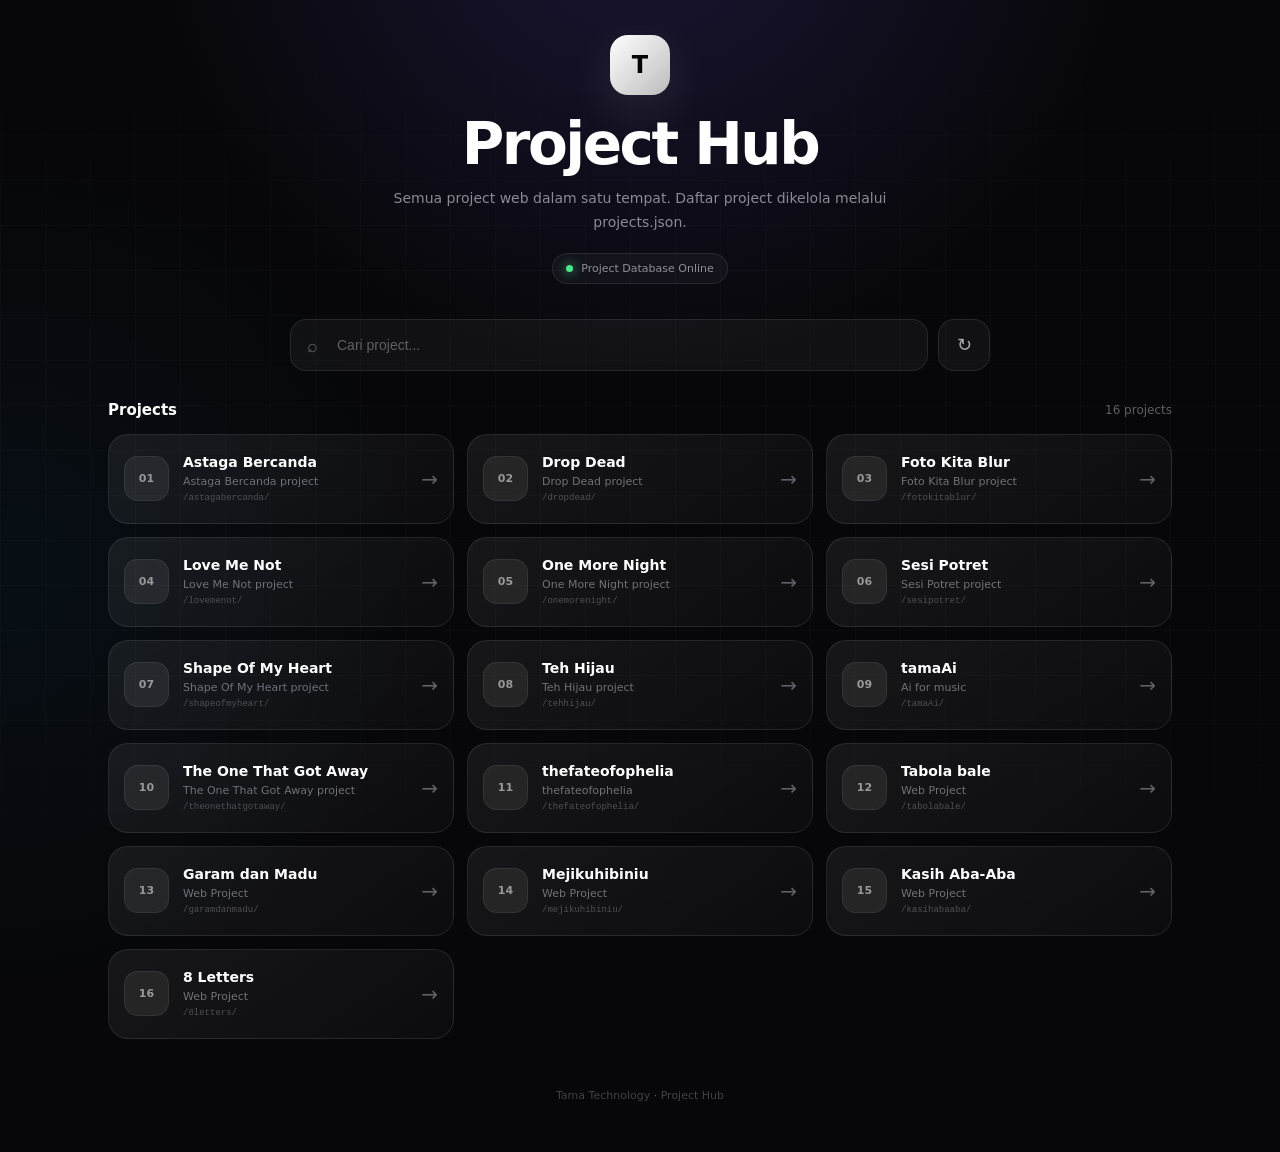
<file: index.html>
<!DOCTYPE html>
<html lang="id">

<head>

  <meta charset="UTF-8">

  <meta
    name="viewport"
    content="width=device-width, initial-scale=1.0"
  >

  <meta
    name="theme-color"
    content="#070709"
  >

  <meta
    name="description"
    content="Tama Project Hub"
  >

  <title>Tama Project Hub</title>

  <style>

    * {
      margin: 0;
      padding: 0;
      box-sizing: border-box;
    }

    :root {
      --bg: #070709;

      --card:
        rgba(255,255,255,.055);

      --card-hover:
        rgba(255,255,255,.085);

      --border:
        rgba(255,255,255,.09);

      --border-hover:
        rgba(255,255,255,.2);

      --text: #fff;

      --muted: #8b8b94;

      --muted-2: #5e5e66;

      --success: #48e88b;
    }

    html {
      scroll-behavior: smooth;
    }

    body {

      min-height: 100vh;

      font-family:
        Inter,
        system-ui,
        -apple-system,
        BlinkMacSystemFont,
        "Segoe UI",
        sans-serif;

      color: var(--text);

      background:

        radial-gradient(
          circle at 50% -10%,
          rgba(120,90,255,.18),
          transparent 35%
        ),

        radial-gradient(
          circle at 0% 50%,
          rgba(0,160,255,.05),
          transparent 30%
        ),

        var(--bg);

      overflow-x: hidden;

    }

    /* GRID BACKGROUND */

    body::before {

      content: "";

      position: fixed;

      inset: 0;

      pointer-events: none;

      background-image:

        linear-gradient(
          rgba(255,255,255,.018) 1px,
          transparent 1px
        ),

        linear-gradient(
          90deg,
          rgba(255,255,255,.018) 1px,
          transparent 1px
        );

      background-size: 45px 45px;

      mask-image:
        linear-gradient(
          to bottom,
          transparent,
          black 25%,
          black 75%,
          transparent
        );

      z-index: -1;

    }

    /* CONTAINER */

    .container {

      width:
        min(1100px,100%);

      margin: auto;

      padding:
        35px 18px 50px;

    }

    /* HEADER */

    header {

      text-align: center;

      margin-bottom: 35px;

      animation:
        fadeUp .7s ease both;

    }

    .logo {

      width: 60px;
      height: 60px;

      margin:
        0 auto 20px;

      display: grid;

      place-items: center;

      border-radius: 18px;

      background:
        linear-gradient(
          135deg,
          #fff,
          #bcbcbc
        );

      color: #050505;

      font-size: 24px;

      font-weight: 800;

      box-shadow:
        0 15px 50px
        rgba(255,255,255,.1);

    }

    h1 {

      font-size:
        clamp(34px,8vw,58px);

      line-height: 1;

      letter-spacing:
        -2.5px;

    }

    .subtitle {

      max-width: 550px;

      margin:
        14px auto 0;

      color:
        var(--muted);

      font-size: 14px;

      line-height: 1.7;

    }

    /* STATUS */

    .status {

      display: inline-flex;

      align-items: center;

      gap: 8px;

      margin-top: 18px;

      padding:
        8px 13px;

      border:
        1px solid var(--border);

      border-radius: 50px;

      background:
        rgba(255,255,255,.035);

      color:
        #8f8f98;

      font-size: 11px;

    }

    .status-dot {

      width: 7px;
      height: 7px;

      border-radius: 50%;

      background:
        var(--success);

      box-shadow:
        0 0 12px
        var(--success);

    }

    /* TOOLS */

    .tools {

      display: flex;

      align-items: center;

      gap: 10px;

      max-width: 700px;

      margin:
        0 auto 30px;

    }

    .search-wrapper {

      position: relative;

      flex: 1;

    }

    .search-icon {

      position: absolute;

      left: 17px;

      top: 50%;

      transform:
        translateY(-50%);

      color: #666;

      font-size: 18px;

      pointer-events: none;

    }

    #search {

      width: 100%;

      height: 52px;

      padding:
        0 18px 0 46px;

      border:
        1px solid var(--border);

      border-radius: 16px;

      outline: none;

      background:
        rgba(255,255,255,.045);

      color: white;

      font-size: 14px;

      transition: .25s;

    }

    #search::placeholder {
      color: #5f5f67;
    }

    #search:focus {

      border-color:
        rgba(255,255,255,.22);

      background:
        rgba(255,255,255,.065);

    }

    /* REFRESH */

    .refresh {

      width: 52px;
      height: 52px;

      flex-shrink: 0;

      display: grid;

      place-items: center;

      border:
        1px solid var(--border);

      border-radius: 16px;

      background:
        rgba(255,255,255,.045);

      color: #aaa;

      font-size: 18px;

      cursor: pointer;

      transition: .25s;

    }

    .refresh:hover {

      color: white;

      border-color:
        var(--border-hover);

      background:
        rgba(255,255,255,.075);

      transform:
        rotate(15deg);

    }

    /* SECTION */

    .section-header {

      display: flex;

      justify-content: space-between;

      align-items: center;

      margin-bottom: 15px;

    }

    .section-title {

      font-size: 15px;

      font-weight: 600;

    }

    .project-count {

      color:
        var(--muted-2);

      font-size: 12px;

    }

    /* GRID */

    .projects {

      display: grid;

      grid-template-columns:
        repeat(2,minmax(0,1fr));

      gap: 13px;

    }

    /* CARD */

    .project {

      position: relative;

      display: flex;

      align-items: center;

      gap: 14px;

      min-height: 90px;

      padding: 15px;

      color: white;

      text-decoration: none;

      border:
        1px solid var(--border);

      border-radius: 20px;

      background:
        linear-gradient(
          145deg,
          rgba(255,255,255,.065),
          rgba(255,255,255,.025)
        );

      overflow: hidden;

      transition:
        transform .25s,
        border-color .25s,
        background .25s,
        box-shadow .25s;

      animation:
        fadeUp .45s ease both;

    }

    .project:hover {

      transform:
        translateY(-4px);

      border-color:
        var(--border-hover);

      background:
        linear-gradient(
          145deg,
          rgba(255,255,255,.09),
          rgba(255,255,255,.04)
        );

      box-shadow:
        0 18px 45px
        rgba(0,0,0,.35);

    }

    .project:active {

      transform:
        scale(.98);

    }

    /* NUMBER */

    .number {

      width: 45px;
      height: 45px;

      flex-shrink: 0;

      display: grid;

      place-items: center;

      border:
        1px solid
        rgba(255,255,255,.07);

      border-radius: 14px;

      background:
        rgba(255,255,255,.07);

      color: #999;

      font-size: 11px;

      font-weight: 600;

    }

    /* INFO */

    .info {

      min-width: 0;

      flex: 1;

    }

    .name {

      overflow: hidden;

      color: white;

      font-size: 14px;

      font-weight: 600;

      white-space: nowrap;

      text-overflow: ellipsis;

    }

    .description {

      margin-top: 5px;

      overflow: hidden;

      color: #707078;

      font-size: 11px;

      white-space: nowrap;

      text-overflow: ellipsis;

    }

    .path {

      margin-top: 5px;

      overflow: hidden;

      color: #4f4f56;

      font-family: monospace;

      font-size: 9px;

      white-space: nowrap;

      text-overflow: ellipsis;

    }

    /* ARROW */

    .arrow {

      color: #606068;

      font-size: 20px;

      transition: .25s;

    }

    .project:hover .arrow {

      color: white;

      transform:
        translateX(4px);

    }

    /* LOADING */

    .loading {

      grid-column:
        1 / -1;

      padding: 60px 20px;

      text-align: center;

      color: #666;

      font-size: 13px;

    }

    .loader {

      width: 28px;
      height: 28px;

      margin:
        0 auto 15px;

      border:
        2px solid
        rgba(255,255,255,.1);

      border-top-color: white;

      border-radius: 50%;

      animation:
        spin .8s linear infinite;

    }

    /* EMPTY */

    .empty {

      grid-column:
        1 / -1;

      padding: 60px 20px;

      text-align: center;

      color: #666;

      font-size: 13px;

    }

    .empty-icon {

      margin-bottom: 12px;

      font-size: 30px;

      opacity: .5;

    }

    /* ERROR */

    .error {

      grid-column:
        1 / -1;

      padding: 35px 20px;

      text-align: center;

      border:
        1px solid
        rgba(255,80,80,.12);

      border-radius: 18px;

      background:
        rgba(255,50,50,.025);

      color: #a87878;

      font-size: 13px;

    }

    .error strong {

      display: block;

      margin-bottom: 7px;

      color: #d09090;

    }

    .retry {

      margin-top: 15px;

      padding:
        9px 15px;

      border:
        1px solid var(--border);

      border-radius: 10px;

      background:
        rgba(255,255,255,.04);

      color: #aaa;

      cursor: pointer;

    }

    /* FOOTER */

    footer {

      margin-top: 50px;

      text-align: center;

      color: #414148;

      font-size: 11px;

    }

    footer span {
      color: #5b5b63;
    }

    /* ANIMATION */

    @keyframes fadeUp {

      from {

        opacity: 0;

        transform:
          translateY(14px);

      }

      to {

        opacity: 1;

        transform:
          translateY(0);

      }

    }

    @keyframes spin {

      to {

        transform:
          rotate(360deg);

      }

    }

    /* RESPONSIVE */

    @media (min-width: 900px) {

      .projects {

        grid-template-columns:
          repeat(3,minmax(0,1fr));

      }

    }

    @media (max-width: 600px) {

      .container {

        padding:
          28px 14px 40px;

      }

      .projects {

        grid-template-columns: 1fr;

      }

      h1 {

        letter-spacing:
          -1.5px;

      }

    }

  </style>

</head>


<body>


  <main class="container">


    <!-- HEADER -->

    <header>

      <div class="logo">
        T
      </div>

      <h1>
        Project Hub
      </h1>

      <p class="subtitle">
        Semua project web dalam satu tempat.
        Daftar project dikelola melalui projects.json.
      </p>

      <div class="status">

        <span class="status-dot"></span>

        Project Database Online

      </div>

    </header>


    <!-- SEARCH -->

    <div class="tools">

      <div class="search-wrapper">

        <span class="search-icon">
          ⌕
        </span>

        <input
          id="search"
          type="search"
          placeholder="Cari project..."
          autocomplete="off"
        >

      </div>


      <button
        id="refresh"
        class="refresh"
        title="Refresh"
      >
        ↻
      </button>

    </div>


    <!-- SECTION -->

    <div class="section-header">

      <div class="section-title">
        Projects
      </div>

      <div
        id="count"
        class="project-count"
      >
        Loading...
      </div>

    </div>


    <!-- PROJECTS -->

    <section
      id="projects"
      class="projects"
    >

      <div class="loading">

        <div class="loader"></div>

        Memuat projects.json...

      </div>

    </section>


    <!-- FOOTER -->

    <footer>

      Tama Technology
      <span>·</span>
      Project Hub

    </footer>


  </main>


  <script>

    /* =========================================
       CONFIG
    ========================================= */

    const PROJECT_FILE =
      "./projects.json";


    /* =========================================
       ELEMENTS
    ========================================= */

    const projectContainer =
      document.getElementById(
        "projects"
      );

    const searchInput =
      document.getElementById(
        "search"
      );

    const countElement =
      document.getElementById(
        "count"
      );

    const refreshButton =
      document.getElementById(
        "refresh"
      );


    /* =========================================
       STATE
    ========================================= */

    let projects = [];


    /* =========================================
       LOAD JSON
    ========================================= */

    async function loadProjects() {

      setLoading(true);


      try {

        /*
          Cache busting.

          Browser tetap mengambil
          projects.json terbaru.
        */

        const url =
          `${PROJECT_FILE}?t=${Date.now()}`;


        const response =
          await fetch(url);


        if (!response.ok) {

          throw new Error(
            `projects.json tidak ditemukan (${response.status})`
          );

        }


        const data =
          await response.json();


        if (
          !data ||
          !Array.isArray(
            data.projects
          )
        ) {

          throw new Error(
            "Format projects.json tidak valid."
          );

        }


        projects =
          data.projects;


        renderProjects(
          projects
        );


      } catch (error) {

        console.error(error);

        showError(
          error.message
        );


      } finally {

        setLoading(false);

      }

    }


    /* =========================================
       RENDER PROJECTS
    ========================================= */

    function renderProjects(
      list
    ) {

      if (!list.length) {

        countElement.textContent =
          "0 projects";


        projectContainer.innerHTML = `

          <div class="empty">

            <div class="empty-icon">
              📂
            </div>

            Belum ada project.

          </div>

        `;

        return;

      }


      countElement.textContent =
        `${list.length} project` +
        (
          list.length !== 1
            ? "s"
            : ""
        );


      projectContainer.innerHTML =

        list
          .map(
            (project,index) =>
              createProjectCard(
                project,
                index
              )
          )
          .join("");

    }


    /* =========================================
       PROJECT CARD
    ========================================= */

    function createProjectCard(
      project,
      index
    ) {

      const number =
        String(index + 1)
          .padStart(2,"0");


      const title =
        project.title ||
        formatName(
          project.name
        );


      const description =
        project.description ||
        "Web Project";


      const url =
        project.url ||
        `/${project.name}/`;


      return `

        <a
          class="project"
          href="${escapeHTML(url)}"
          style="
            animation-delay:
            ${index * 35}ms
          "
        >

          <div class="number">

            ${number}

          </div>


          <div class="info">

            <div class="name">

              ${escapeHTML(title)}

            </div>


            <div class="description">

              ${escapeHTML(
                description
              )}

            </div>


            <div class="path">

              /${escapeHTML(
                project.name
              )}/

            </div>

          </div>


          <div class="arrow">

            →

          </div>

        </a>

      `;

    }


    /* =========================================
       SEARCH
    ========================================= */

    searchInput.addEventListener(
      "input",
      function() {

        const keyword =
          this.value
            .trim()
            .toLowerCase();


        if (!keyword) {

          renderProjects(
            projects
          );

          return;

        }


        const filtered =
          projects.filter(
            project => {

              const name =
                (
                  project.name || ""
                )
                  .toLowerCase();


              const title =
                (
                  project.title || ""
                )
                  .toLowerCase();


              const description =
                (
                  project.description || ""
                )
                  .toLowerCase();


              return (

                name.includes(
                  keyword
                )

                ||

                title.includes(
                  keyword
                )

                ||

                description.includes(
                  keyword
                )

              );

            }
          );


        renderProjects(
          filtered
        );

      }
    );


    /* =========================================
       REFRESH
    ========================================= */

    refreshButton.addEventListener(
      "click",
      loadProjects
    );


    /* =========================================
       LOADING
    ========================================= */

    function setLoading(
      loading
    ) {

      if (!loading) {

        refreshButton.classList.remove(
          "loading"
        );

        return;

      }


      refreshButton.classList.add(
        "loading"
      );


      projectContainer.innerHTML = `

        <div class="loading">

          <div class="loader"></div>

          Memuat projects.json...

        </div>

      `;

    }


    /* =========================================
       ERROR
    ========================================= */

    function showError(
      message
    ) {

      countElement.textContent =
        "Error";


      projectContainer.innerHTML = `

        <div class="error">

          <strong>
            Gagal memuat project
          </strong>

          ${escapeHTML(message)}

          <br>

          <button
            class="retry"
            onclick="loadProjects()"
          >
            Coba Lagi
          </button>

        </div>

      `;

    }


    /* =========================================
       FORMAT NAME
    ========================================= */

    function formatName(
      name
    ) {

      return String(name)

        .replace(
          /[-_]+/g,
          " "
        )

        .replace(
          /([a-z])([A-Z])/g,
          "$1 $2"
        )

        .replace(
          /\s+/g,
          " "
        )

        .trim()

        .replace(
          /\b\w/g,
          char =>
            char.toUpperCase()
        );

    }


    /* =========================================
       ESCAPE HTML
    ========================================= */

    function escapeHTML(
      value
    ) {

      return String(value)

        .replaceAll(
          "&",
          "&amp;"
        )

        .replaceAll(
          "<",
          "&lt;"
        )

        .replaceAll(
          ">",
          "&gt;"
        )

        .replaceAll(
          '"',
          "&quot;"
        )

        .replaceAll(
          "'",
          "&#039;"
        );

    }


    /* =========================================
       START
    ========================================= */

    loadProjects();

  </script>


</body>

</html>
</file>
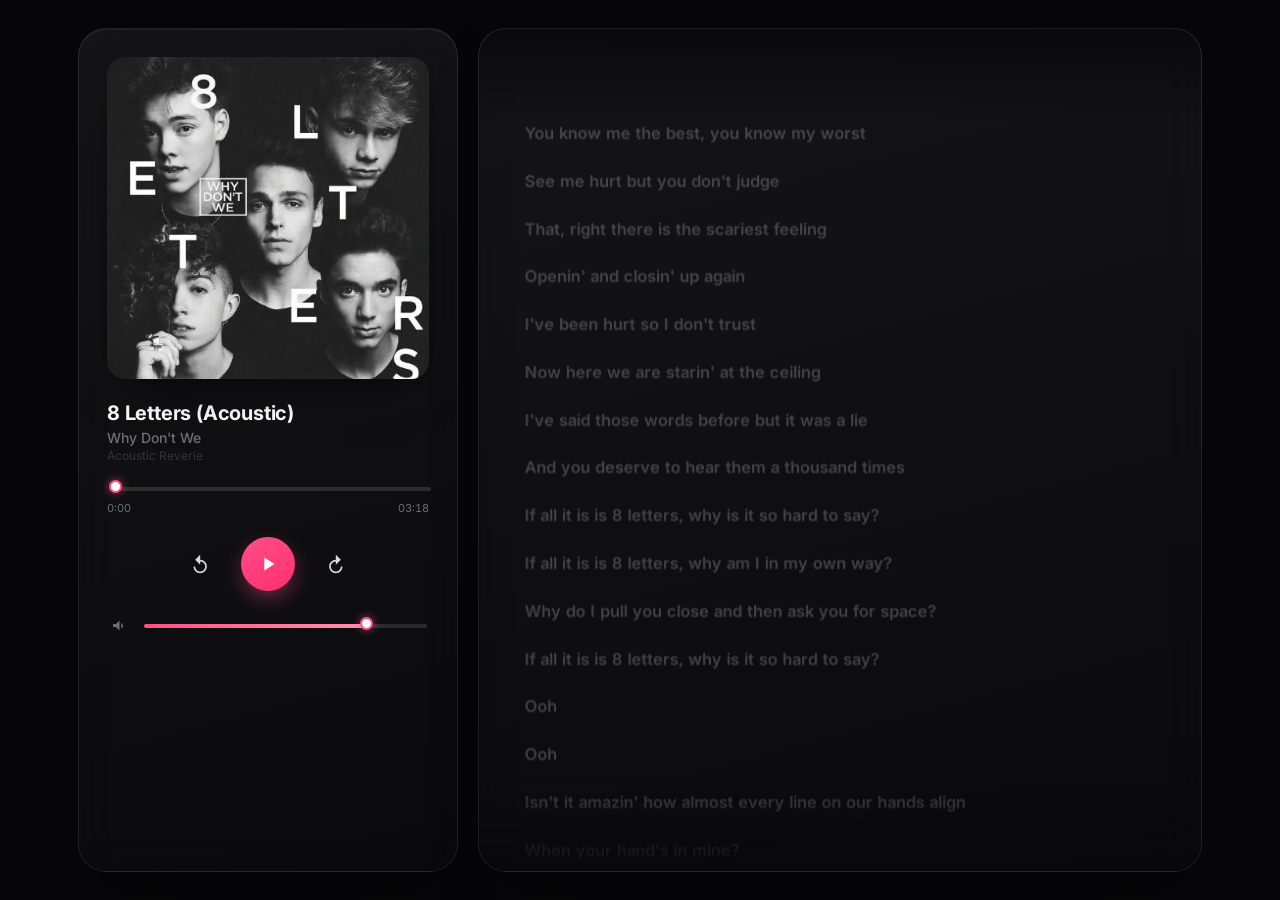
<file: 8letters/index.html>
<!DOCTYPE html>
<html lang="id">
<head>
<meta charset="UTF-8">
<meta name="viewport" content="width=device-width, initial-scale=1.0, viewport-fit=cover">
<title>Music Player</title>
<link rel="preconnect" href="https://fonts.googleapis.com">
<link rel="preconnect" href="https://fonts.gstatic.com" crossorigin>
<link href="https://fonts.googleapis.com/css2?family=Inter:wght@400;500;600;700;800&display=swap" rel="stylesheet">
<style>
  :root{
    --bg:#070709;
    --accent:#ff4f87;
    --accent-soft:#ff91b0;
    --glass:rgba(255,255,255,.04);
    --glass-strong:rgba(255,255,255,.06);
    --glass-border:rgba(255,255,255,.08);
    --text-bright:rgba(255,255,255,1);
    --text-dim:rgba(255,255,255,.4);
    --text-dimmer:rgba(255,255,255,.15);
    --radius-lg:28px;
    --radius-md:18px;
    --radius-sm:12px;
  }

  *{box-sizing:border-box;}
  html,body{height:100%;}
  body{
    margin:0;
    background:var(--bg);
    color:var(--text-bright);
    font-family:'Inter', -apple-system, BlinkMacSystemFont, 'Segoe UI', Roboto, sans-serif;
    -webkit-font-smoothing:antialiased;
    overflow:hidden;
    position:relative;
  }

  /* Ambient backdrop: a heavily blurred, oversized copy of the cover art sits
     behind the whole UI so the room "feels" like the album, the way premium
     music apps (Spotify, Apple Music) tint their chrome from the artwork. */
  .ambient-bg{
    position:fixed;
    inset:-10%;
    background-position:center;
    background-size:cover;
    filter:blur(90px) saturate(1.5) brightness(.55);
    opacity:0;
    transform:scale(1.15);
    transition:opacity 1.2s ease, background-image .6s ease;
    z-index:0;
    pointer-events:none;
  }
  .ambient-bg.is-visible{opacity:.55;}
  .ambient-bg::after{
    content:'';
    position:absolute;
    inset:0;
    background:
      radial-gradient(circle at 15% 0%, rgba(255,79,135,.12), transparent 55%),
      radial-gradient(circle at 85% 100%, rgba(255,145,176,.08), transparent 50%),
      rgba(7,7,9,.55);
  }
  .app{position:relative;z-index:1;}

  button{font-family:inherit;}
  ::selection{background:rgba(255,79,135,.35);}

  :focus-visible{
    outline:2px solid var(--accent-soft);
    outline-offset:3px;
    border-radius:8px;
  }

  /* ---------- Layout ---------- */
  .app{
    max-width:1180px;
    margin:0 auto;
    height:100vh;
    height:100dvh;
    display:grid;
    grid-template-columns:380px 1fr;
    gap:20px;
    padding:28px;
  }

  @media (max-width:960px){
    .app{
      grid-template-columns:1fr;
      grid-template-rows:auto 1fr;
      padding:14px;
      gap:14px;
    }
  }

  /* ---------- Glass panel base ---------- */
  .player, .lyrics-panel{
    background:linear-gradient(165deg, var(--glass-strong), rgba(255,255,255,.015));
    border:1px solid var(--glass-border);
    border-radius:var(--radius-lg);
    backdrop-filter:blur(22px);
    -webkit-backdrop-filter:blur(22px);
    box-shadow:0 30px 60px -25px rgba(0,0,0,.65), inset 0 1px 0 rgba(255,255,255,.06);
    position:relative;
    overflow:hidden;
  }

  /* ---------- Player panel ---------- */
  .player{
    padding:28px;
    display:flex;
    flex-direction:column;
    gap:22px;
    min-height:0;
  }

  @media (max-width:960px){
    .player{
      padding:18px;
      flex-direction:row;
      align-items:center;
      gap:16px;
      flex-wrap:wrap;
    }
  }

  .cover-wrap{
    position:relative;
    width:100%;
    aspect-ratio:1/1;
    border-radius:var(--radius-md);
    display:flex;
    align-items:center;
    justify-content:center;
    background:linear-gradient(145deg,#17141a,#0c0b0e);
  }
  .cover-wrap::after{
    content:'\266A';
    position:absolute;
    inset:0;
    display:flex;
    align-items:center;
    justify-content:center;
    font-size:44px;
    color:var(--text-dim);
  }

  @media (max-width:960px){
    .cover-wrap{width:78px;height:78px;flex:0 0 auto;}
  }

  .cover{
    position:relative;
    z-index:1;
    width:100%;
    height:100%;
    object-fit:cover;
    border-radius:var(--radius-md);
    display:block;
    box-shadow:0 20px 45px -18px rgba(0,0,0,.7);
    transition:transform .6s cubic-bezier(.22,1,.36,1), box-shadow .6s ease, opacity .3s ease;
  }

  .cover.cover--fallback{opacity:0;}

  .cover.is-playing{
    animation:floaty 6s ease-in-out infinite;
    box-shadow:0 0 70px -12px rgba(255,79,135,.5);
  }

  @keyframes floaty{
    0%,100%{transform:translateY(0) scale(1.02);}
    50%{transform:translateY(-7px) scale(1.035);}
  }

  .track-info{min-width:0;}
  .track-title-row{display:flex;align-items:center;gap:9px;min-width:0;}
  .track-title{
    font-size:20px;
    font-weight:700;
    margin:0 0 4px;
    letter-spacing:-.01em;
    white-space:nowrap;
    overflow:hidden;
    text-overflow:ellipsis;
  }

  /* Small now-playing equalizer, only alive while audio is actually playing */
  .eq{
    display:inline-flex;
    align-items:flex-end;
    gap:2.5px;
    height:13px;
    flex:0 0 auto;
    margin-bottom:4px;
    opacity:0;
    transform:scale(.8);
    transition:opacity .3s ease, transform .3s ease;
  }
  .eq.is-playing{opacity:1;transform:scale(1);}
  .eq span{
    width:3px;
    border-radius:2px;
    background:linear-gradient(180deg,var(--accent-soft),var(--accent));
    animation:eqBounce 1.1s ease-in-out infinite;
  }
  .eq span:nth-child(1){height:5px;animation-delay:-.9s;}
  .eq span:nth-child(2){height:13px;animation-delay:-.5s;}
  .eq span:nth-child(3){height:9px;animation-delay:-.2s;}
  @keyframes eqBounce{
    0%,100%{transform:scaleY(.35);}
    50%{transform:scaleY(1);}
  }
  .track-artist{
    margin:0 0 2px;
    font-size:14px;
    font-weight:500;
    color:var(--text-dim);
    white-space:nowrap;
    overflow:hidden;
    text-overflow:ellipsis;
  }
  .track-album{
    margin:0;
    font-size:12px;
    color:var(--text-dimmer);
    white-space:nowrap;
    overflow:hidden;
    text-overflow:ellipsis;
  }

  @media (max-width:960px){
    .track-info{flex:1 1 auto;}
    .progress-wrap, .controls-row, .volume-row{
      order:5;
      flex-basis:100%;
    }
  }

  /* ---------- Range inputs (progress + volume) ---------- */
  input[type=range]{
    -webkit-appearance:none;
    appearance:none;
    width:100%;
    height:4px;
    border-radius:4px;
    background:rgba(255,255,255,.12);
    cursor:pointer;
    outline-offset:6px;
  }
  input[type=range]::-webkit-slider-thumb{
    -webkit-appearance:none;
    width:13px;height:13px;
    border-radius:50%;
    background:#fff;
    border:2px solid var(--accent);
    box-shadow:0 0 10px rgba(255,79,135,.65);
    margin-top:-4.5px;
    transition:transform .15s ease;
  }
  input[type=range]::-moz-range-thumb{
    width:13px;height:13px;
    border-radius:50%;
    background:#fff;
    border:2px solid var(--accent);
    box-shadow:0 0 10px rgba(255,79,135,.65);
    transition:transform .15s ease;
  }
  input[type=range]::-moz-range-track{background:transparent;height:4px;border:none;}
  input[type=range]:active::-webkit-slider-thumb{transform:scale(1.25);}
  input[type=range]:active::-moz-range-thumb{transform:scale(1.25);}

  .progress-wrap{display:flex;flex-direction:column;gap:8px;}
  .time-row{
    display:flex;justify-content:space-between;
    font-size:11px;color:var(--text-dim);
    font-variant-numeric:tabular-nums;
  }

  .controls-row{
    display:flex;
    align-items:center;
    justify-content:center;
    gap:22px;
  }

  .ctrl-btn{
    background:none;border:none;color:var(--text-bright);
    cursor:pointer;
    display:flex;align-items:center;justify-content:center;
    padding:8px;border-radius:50%;
    transition:transform .18s ease, background .2s ease;
    opacity:.85;
  }
  .ctrl-btn:hover{opacity:1;transform:scale(1.08);background:rgba(255,255,255,.06);}
  .ctrl-btn svg{width:20px;height:20px;}

  .ctrl-btn--main{
    width:54px;height:54px;
    background:linear-gradient(155deg,var(--accent),#ff2f6f);
    box-shadow:0 8px 24px -6px rgba(255,79,135,.65);
    opacity:1;
  }
  .ctrl-btn--main svg{width:22px;height:22px;}
  .ctrl-btn--main:hover{transform:scale(1.06);background:linear-gradient(155deg,var(--accent-soft),var(--accent));}
  .ctrl-btn--main .icon-pause{display:none;}
  .ctrl-btn--main.is-playing .icon-play{display:none;}
  .ctrl-btn--main.is-playing .icon-pause{display:flex;}

  .volume-row{display:flex;align-items:center;gap:10px;}
  .icon-btn{
    background:none;border:none;color:var(--text-dim);cursor:pointer;
    display:flex;align-items:center;justify-content:center;
    padding:4px;transition:color .2s ease;
    flex:0 0 auto;
  }
  .icon-btn:hover{color:var(--text-bright);}
  .icon-btn svg{width:17px;height:17px;}
  .icon-btn .icon-muted{display:none;}
  .icon-btn.is-muted .icon-vol{display:none;}
  .icon-btn.is-muted .icon-muted{display:flex;}

  .audio-error, .lyrics-error{
    font-size:13px;
    color:var(--accent-soft);
    background:rgba(255,79,135,.08);
    border:1px solid rgba(255,79,135,.2);
    padding:10px 14px;
    border-radius:var(--radius-sm);
    text-align:center;
  }

  /* ---------- Lyrics panel ---------- */
  .lyrics-panel{
    display:flex;
    flex-direction:column;
    min-height:0;
  }

  .lyrics-scroll{
    flex:1;
    overflow-y:auto;
    scroll-behavior:smooth;
    padding:80px 30px;
    scrollbar-width:none;
  }
  .lyrics-scroll::-webkit-scrollbar{display:none;}

  .lyrics-fade{
    position:absolute;
    left:0;right:0;
    height:90px;
    pointer-events:none;
    z-index:2;
  }
  .lyrics-fade--top{
    top:0;
    background:linear-gradient(180deg, rgba(9,8,11,.92) 0%, rgba(9,8,11,0) 100%);
  }
  .lyrics-fade--bottom{
    bottom:0;
    background:linear-gradient(0deg, rgba(9,8,11,.92) 0%, rgba(9,8,11,0) 100%);
  }

  .line{
    padding:10px 16px;
    margin:2px 0;
    border-radius:16px;
    cursor:pointer;
    position:relative;
    transform-origin:left center;
    will-change:transform, opacity, filter;
    transition:
      transform .55s cubic-bezier(.22,1,.36,1),
      opacity .55s cubic-bezier(.22,1,.36,1),
      filter .55s ease,
      background .3s ease;
  }
  .line.past{opacity:.28;transform:scale(.95);}
  .line.upcoming{opacity:.55;transform:scale(.98);}
  .line.active{
    opacity:1;
    transform:scale(1.06);
    filter:blur(0) !important;
    background:rgba(255,255,255,.035);
    padding:14px 20px;
  }
  .line.active::before{
    content:'';
    position:absolute;
    left:-2px;top:50%;
    transform:translateY(-50%);
    width:3px;height:60%;
    border-radius:4px;
    background:linear-gradient(180deg,var(--accent),var(--accent-soft));
    box-shadow:0 0 12px rgba(255,79,135,.6);
  }
  .line:hover{
    transform:scale(1.03) translateX(4px);
    background:rgba(255,255,255,.035);
    filter:blur(0) !important;
    opacity:.85;
  }
  .line.active:hover{
    transform:scale(1.08) translateX(4px);
    opacity:1;
  }

  .word{
    display:inline-block;
    font-weight:600;
    font-size:clamp(15px, 1.3vw, 17px);
    line-height:1.55;
    color:rgba(255,255,255,.4);
    margin-right:.3em;
    background-repeat:no-repeat;
    transition:
      color .2s linear,
      text-shadow .3s ease,
      transform .3s cubic-bezier(.22,1,.36,1),
      font-size .5s cubic-bezier(.22,1,.36,1);
  }
  .line.upcoming .word{color:rgba(255,255,255,.4);}
  .line.past .word{color:rgba(255,255,255,.7);}
  .line.active .word{font-size:clamp(21px, 2.1vw, 27px);color:rgba(255,255,255,.32);}

  /* Higher-specificity word states must win over the .line.active .word rule above,
     otherwise the per-word karaoke color gets silently overridden by the line state. */
  .word.sung{color:rgba(255,255,255,.92);}
  .word.active,
  .line.active .word.active{
    color:var(--accent-soft);
    text-shadow:0 0 8px rgba(255,79,135,.4), 0 0 22px rgba(255,79,135,.18);
    transform:translateY(-2px);
  }
  .line.active .word.sung{color:rgba(255,255,255,.92);}
  .line.past .word.sung{color:rgba(255,255,255,.92);}

  /* When JS applies a live gradient sweep to the currently-singing word, the
     inline background-image + transparent color (set in JS) must win over the
     class color above — inline style already beats any class by specificity,
     this rule just documents the contract so the two don't fight silently. */
  .word[style*="background-image"]{
    text-shadow:none;
  }

  .lyrics-empty-wrap{
    height:100%;
    display:flex;
    align-items:center;
    justify-content:center;
  }

  @media (prefers-reduced-motion:reduce){
    *{animation:none !important; transition:none !important;}
  }
</style>
</head>
<body>

<div class="ambient-bg" id="ambientBg"></div>

<main class="app">

  <section class="player" aria-label="Pemutar musik">
    <div class="cover-wrap">
      <img id="cover" class="cover" src="cover.jpg" alt="Sampul album"
           onerror="this.classList.add('cover--fallback'); this.onerror=null;">
    </div>

    <div class="track-info">
      <div class="track-title-row">
        <h1 class="track-title" id="trackTitle">Memuat…</h1>
        <span class="eq" id="eqIcon" aria-hidden="true"><span></span><span></span><span></span></span>
      </div>
      <p class="track-artist" id="trackArtist">—</p>
      <p class="track-album" id="trackAlbum">—</p>
    </div>

    <div class="progress-wrap">
      <input type="range" id="progress" min="0" max="100" value="0" step="0.01" aria-label="Posisi lagu">
      <div class="time-row">
        <span id="currentTime">0:00</span>
        <span id="totalTime">0:00</span>
      </div>
    </div>

    <div class="controls-row">
      <button type="button" class="ctrl-btn" id="btnBack" aria-label="Mundur 5 detik">
        <svg viewBox="0 0 24 24" fill="currentColor"><path d="M11 5V1L5 7l6 6V9c3.31 0 6 2.69 6 6s-2.69 6-6 6-6-2.69-6-6H3c0 4.42 3.58 8 8 8s8-3.58 8-8-3.58-8-8-8z"/></svg>
      </button>
      <button type="button" class="ctrl-btn ctrl-btn--main" id="btnPlay" aria-label="Play">
        <svg class="icon-play" viewBox="0 0 24 24" fill="currentColor"><path d="M8 5v14l11-7z"/></svg>
        <svg class="icon-pause" viewBox="0 0 24 24" fill="currentColor"><path d="M6 5h4v14H6zM14 5h4v14h-4z"/></svg>
      </button>
      <button type="button" class="ctrl-btn" id="btnForward" aria-label="Maju 5 detik">
        <svg viewBox="0 0 24 24" fill="currentColor"><path d="M13 5V1l6 6-6 6V9c-3.31 0-6 2.69-6 6s2.69 6 6 6 6-2.69 6-6h2c0 4.42-3.58 8-8 8s-8-3.58-8-8 3.58-8 8-8z"/></svg>
      </button>
    </div>

    <div class="volume-row">
      <button type="button" class="icon-btn" id="btnMute" aria-label="Bisukan">
        <svg class="icon-vol" viewBox="0 0 24 24" fill="currentColor"><path d="M3 10v4h4l5 5V5L7 10H3zm13.5 2A4.5 4.5 0 0 0 14.5 8v8a4.5 4.5 0 0 0 2-6z"/></svg>
        <svg class="icon-muted" viewBox="0 0 24 24" fill="currentColor"><path d="M3 10v4h4l5 5V5L7 10H3zm13.59 2 2.7-2.7-1.41-1.41L15.18 10l-2.7-2.7-1.41 1.41L13.77 11l-2.7 2.7 1.41 1.41 2.7-2.7 2.7 2.7 1.41-1.41z"/></svg>
      </button>
      <input type="range" id="volume" min="0" max="100" value="80" aria-label="Volume">
    </div>

    <p class="audio-error" id="audioError" hidden>Audio gagal dimuat</p>
  </section>

  <section class="lyrics-panel" aria-label="Lirik lagu">
    <div class="lyrics-fade lyrics-fade--top"></div>
    <div class="lyrics-scroll" id="lyricsScroll">
      <div id="lyricsContainer"></div>
    </div>
    <div class="lyrics-fade lyrics-fade--bottom"></div>
  </section>

</main>

<audio id="audio" preload="metadata" src="music.mp3"></audio>

<script>
(function(){
  "use strict";

  /* ================= DOM refs ================= */
  const audio        = document.getElementById('audio');
  const cover         = document.getElementById('cover');
  const ambientBg      = document.getElementById('ambientBg');
  const eqIcon          = document.getElementById('eqIcon');
  const trackTitleEl  = document.getElementById('trackTitle');
  const trackArtistEl = document.getElementById('trackArtist');
  const trackAlbumEl  = document.getElementById('trackAlbum');
  const progressEl    = document.getElementById('progress');
  const currentTimeEl = document.getElementById('currentTime');
  const totalTimeEl   = document.getElementById('totalTime');
  const btnPlay        = document.getElementById('btnPlay');
  const btnBack        = document.getElementById('btnBack');
  const btnForward     = document.getElementById('btnForward');
  const btnMute         = document.getElementById('btnMute');
  const volumeEl        = document.getElementById('volume');

  // Feature-detect CSS text gradient-clip support once; if unavailable we
  // still get correct karaoke colors via classes, just without the smooth
  // left-to-right wipe inside the currently-singing word.
  const supportsTextClip =
    (window.CSS && CSS.supports && (CSS.supports('background-clip', 'text') || CSS.supports('-webkit-background-clip', 'text')));
  const audioErrorEl    = document.getElementById('audioError');
  const lyricsScrollEl  = document.getElementById('lyricsScroll');
  const lyricsContainer = document.getElementById('lyricsContainer');

  /* ================= State ================= */
  const state = {
    meta: {},
    lines: [],
    activeLineIndex: -1,
    activeWordEls: [],
    lastActiveWordLineIdx: -1,
    lastActiveWordIdx: -1,
    isSeeking: false,
    rafId: null
  };

  /* ================= Utilities ================= */

  function formatTime(seconds){
    if (!isFinite(seconds) || seconds < 0) return '0:00';
    const m = Math.floor(seconds / 60);
    const s = Math.floor(seconds % 60);
    return m + ':' + String(s).padStart(2, '0');
  }

  function setRangeFill(el, percent){
    const p = Math.max(0, Math.min(100, percent || 0));
    el.style.background =
      'linear-gradient(to right, #ff4f87 0%, #ff91b0 ' + p + '%, rgba(255,255,255,.12) ' + p + '%, rgba(255,255,255,.12) 100%)';
  }

  // Normalise common mis-decoded UTF-8 (mojibake) sequences found in LRC files.
  function normalizeEncoding(text){
    const replacements = [
      ['â€™', '\u2019'],
      ['â€œ', '\u201C'],
      ['â€\x9d', '\u201D'],
      ['â€“', '\u2013'],
      ['â€”', '\u2014'],
      ['â€¦', '\u2026'],
      ['Ã©', '\u00E9'],
      ['Ã¨', '\u00E8'],
      ['Ã¡', '\u00E1'],
      ['Ã­', '\u00ED'],
      ['Ã³', '\u00F3'],
      ['Ã±', '\u00F1'],
      ['â€', '\u201D']
    ];
    let out = text;
    for (const [bad, good] of replacements){
      out = out.split(bad).join(good);
    }
    return out;
  }

  /* ================= LRC parsing ================= */

  function parseTimeToSeconds(min, sec){
    return parseInt(min, 10) * 60 + parseFloat(sec);
  }

  // Parses a line's content (after the leading [mm:ss.xx]) into word objects,
  // reading inline <mm:ss.xx> word-level timestamps.
  function parseWords(lineTimeSec, content){
    const wordTagRegex = /<(\d{2}):(\d{2}(?:\.\d{1,3})?)>/g;
    const segments = [];
    let lastIndex = 0;
    let currentTime = lineTimeSec;
    let match;

    while ((match = wordTagRegex.exec(content)) !== null){
      segments.push({ text: content.slice(lastIndex, match.index), time: currentTime });
      currentTime = parseTimeToSeconds(match[1], match[2]);
      lastIndex = wordTagRegex.lastIndex;
    }
    segments.push({ text: content.slice(lastIndex), time: currentTime });

    const words = [];
    segments.forEach(seg => {
      const tokens = seg.text.trim().split(/\s+/).filter(Boolean);
      tokens.forEach(t => words.push({ text: t, start: seg.time, end: null }));
    });

    for (let i = 0; i < words.length - 1; i++){
      words[i].end = words[i + 1].start;
    }
    return words;
  }

  function parseLRC(rawText){
    const text = normalizeEncoding(rawText);
    const rawLines = text.split(/\r?\n/);

    const meta = { id:'', ar:'', al:'', ti:'', length:'' };
    const lyricLines = [];

    const metaRegex = /^\[(id|ar|al|ti|length):\s*(.*?)\]\s*$/i;
    const lineTimeRegex = /^\[(\d{2}):(\d{2}(?:\.\d{1,3})?)\](.*)$/;

    rawLines.forEach(rawLine => {
      const line = rawLine.trim();
      if (!line) return;

      const metaMatch = line.match(metaRegex);
      if (metaMatch){
        meta[metaMatch[1].toLowerCase()] = metaMatch[2].trim();
        return;
      }

      const timeMatch = line.match(lineTimeRegex);
      if (timeMatch){
        const lineTime = parseTimeToSeconds(timeMatch[1], timeMatch[2]);
        const words = parseWords(lineTime, timeMatch[3]);
        if (words.length){
          lyricLines.push({ time: lineTime, words, endTime: null });
        }
      }
    });

    lyricLines.sort((a, b) => a.time - b.time);

    for (let i = 0; i < lyricLines.length; i++){
      const nextStart = (i < lyricLines.length - 1) ? lyricLines[i + 1].time : lyricLines[i].time + 6;
      lyricLines[i].endTime = nextStart;
      const words = lyricLines[i].words;
      if (words.length) words[words.length - 1].end = nextStart;
    }

    return { meta, lines: lyricLines };
  }

  /* ================= Loading ================= */

  async function loadLyrics(){
    try {
      const res = await fetch('lyric.lrc');
      if (!res.ok) throw new Error('lrc not found');
      const text = await res.text();
      const parsed = parseLRC(text);
      state.meta = parsed.meta;
      state.lines = parsed.lines;

      if (!state.lines.length) throw new Error('lrc empty');

      updateMetaUI();
      renderLyrics();
    } catch (err){
      showLyricsError('Lyrics tidak ditemukan');
    }
  }

  function updateMetaUI(){
    const meta = state.meta;
    trackTitleEl.textContent  = meta.ti || 'Untitled';
    trackArtistEl.textContent = meta.ar || 'Unknown Artist';
    trackAlbumEl.textContent  = meta.al || '';
    if (meta.length) totalTimeEl.textContent = meta.length;
    if (meta.ti) document.title = meta.ti + (meta.ar ? ' — ' + meta.ar : '');
  }

  function showLyricsError(message){
    lyricsContainer.innerHTML = '';
    const wrap = document.createElement('div');
    wrap.className = 'lyrics-empty-wrap';
    const p = document.createElement('p');
    p.className = 'lyrics-error';
    p.textContent = message;
    wrap.appendChild(p);
    lyricsContainer.appendChild(wrap);
  }

  function showAudioError(message){
    audioErrorEl.textContent = message || 'Audio gagal dimuat';
    audioErrorEl.hidden = false;
  }

  /* ================= Rendering ================= */

  function renderLyrics(){
    lyricsContainer.innerHTML = '';
    const frag = document.createDocumentFragment();

    state.lines.forEach((line, i) => {
      const lineEl = document.createElement('div');
      lineEl.className = 'line upcoming';
      lineEl.dataset.index = String(i);

      line.words.forEach(word => {
        const wordEl = document.createElement('span');
        wordEl.className = 'word';
        wordEl.textContent = word.text;
        lineEl.appendChild(wordEl);
      });

      lineEl.addEventListener('click', () => {
        if (isFinite(audio.duration)) audio.currentTime = Math.min(line.time, audio.duration);
        else audio.currentTime = line.time;
      });

      frag.appendChild(lineEl);
    });

    lyricsContainer.appendChild(frag);
  }

  /* ================= Playback UI ================= */

  function updatePlayer(){
    if (!state.isSeeking){
      progressEl.value = audio.currentTime || 0;
      const pct = audio.duration ? (audio.currentTime / audio.duration) * 100 : 0;
      setRangeFill(progressEl, pct);
      currentTimeEl.textContent = formatTime(audio.currentTime || 0);
    }
    if (audio.duration && isFinite(audio.duration)){
      progressEl.max = audio.duration;
      totalTimeEl.textContent = formatTime(audio.duration);
    }
  }

  function togglePlay(){
    if (audio.paused){
      const p = audio.play();
      if (p && p.catch) p.catch(() => showAudioError());
    } else {
      audio.pause();
    }
  }

  /* ================= Lyrics sync ================= */

  function findActiveLineIndex(time){
    const lines = state.lines;
    if (!lines.length || time < lines[0].time) return -1;
    let lo = 0, hi = lines.length - 1, res = -1;
    while (lo <= hi){
      const mid = (lo + hi) >> 1;
      if (lines[mid].time <= time){ res = mid; lo = mid + 1; }
      else hi = mid - 1;
    }
    return res;
  }

  function clearWordInlineFill(el){
    el.style.backgroundImage = '';
    el.style.webkitBackgroundClip = '';
    el.style.backgroundClip = '';
    el.style.color = '';
    el.style.webkitTextFillColor = '';
  }

  // Runs only when the active LINE changes (a handful of times per song), so
  // it can afford the querySelectorAll — the per-frame work stays in
  // updateActiveWords/applyWordFill below.
  function updateLineStates(activeIndex){
    const children = lyricsContainer.children;
    for (let i = 0; i < children.length; i++){
      const el = children[i];
      el.classList.remove('past', 'active', 'upcoming');
      const words = el.querySelectorAll('.word');

      if (i < activeIndex){
        el.classList.add('past');
        words.forEach(w => { w.classList.remove('active'); w.classList.add('sung'); clearWordInlineFill(w); });
      } else if (i === activeIndex){
        el.classList.add('active');
      } else {
        el.classList.add('upcoming');
        words.forEach(w => { w.classList.remove('active', 'sung'); clearWordInlineFill(w); });
      }

      // Graduated blur so focus falls off smoothly the further a line sits
      // from the active one, instead of a flat two-tier past/upcoming look.
      if (i === activeIndex){
        el.style.filter = '';
      } else {
        const dist = Math.min(Math.abs(i - activeIndex), 6);
        el.style.filter = 'blur(' + Math.min(2.2, dist * 0.4).toFixed(2) + 'px)';
      }
    }
  }

  function scrollToActiveLine(){
    const idx = state.activeLineIndex;
    if (idx < 0) return;
    const lineEl = lyricsContainer.children[idx];
    if (!lineEl) return;
    const target = lineEl.offsetTop - (lyricsScrollEl.clientHeight / 2) + (lineEl.clientHeight / 2);
    lyricsScrollEl.scrollTo({ top: target, behavior: 'smooth' });
  }

  // Applies a smooth left-to-right color sweep across the currently-singing
  // word, driven by exact progress between its start/end timestamps — this
  // is what makes the karaoke feel "wired in" to the audio instead of a
  // simple on/off color switch.
  function applyWordFill(el, word, time){
    if (!supportsTextClip || !el || !word || word.end <= word.start){
      return;
    }
    const progress = Math.max(0, Math.min(1, (time - word.start) / (word.end - word.start))) * 100;
    el.style.backgroundImage =
      'linear-gradient(to right, var(--accent-soft) ' + progress.toFixed(1) + '%, rgba(255,255,255,.4) ' + progress.toFixed(1) + '%)';
    el.style.webkitBackgroundClip = 'text';
    el.style.backgroundClip = 'text';
    el.style.color = 'transparent';
    el.style.webkitTextFillColor = 'transparent';
  }

  function updateActiveWords(time){
    const idx = state.activeLineIndex;
    if (idx < 0 || idx >= state.lines.length) return;
    const line = state.lines[idx];

    let activeWordIdx = -1;
    for (let i = 0; i < line.words.length; i++){
      if (line.words[i].start <= time) activeWordIdx = i; else break;
    }

    const wordChanged = !(activeWordIdx === state.lastActiveWordIdx && idx === state.lastActiveWordLineIdx);
    if (wordChanged){
      state.lastActiveWordIdx = activeWordIdx;
      state.lastActiveWordLineIdx = idx;
      state.activeWordEls.forEach((el, i) => {
        el.classList.remove('sung', 'active');
        clearWordInlineFill(el);
        if (i < activeWordIdx) el.classList.add('sung');
        else if (i === activeWordIdx) el.classList.add('active');
      });
    }

    // Continuous, every-frame update of the sweep inside the active word only.
    if (activeWordIdx >= 0){
      applyWordFill(state.activeWordEls[activeWordIdx], line.words[activeWordIdx], time);
    }
  }

  function updateLyrics(time){
    const newIndex = findActiveLineIndex(time);
    if (newIndex !== state.activeLineIndex){
      updateLineStates(newIndex);
      state.activeLineIndex = newIndex;
      state.lastActiveWordIdx = -1;
      state.lastActiveWordLineIdx = -1;
      const lineEl = newIndex >= 0 ? lyricsContainer.children[newIndex] : null;
      state.activeWordEls = lineEl ? Array.from(lineEl.querySelectorAll('.word')) : [];
      scrollToActiveLine();
    }
    updateActiveWords(time);
  }

  // A requestAnimationFrame loop gives per-frame (~60fps) sync while the
  // song plays, which is far smoother than relying only on the browser's
  // 'timeupdate' event (which fires irregularly, often just 4-10x/sec).
  function syncLoop(){
    updateLyrics(audio.currentTime);
    updatePlayer();
    state.rafId = requestAnimationFrame(syncLoop);
  }

  function startSyncLoop(){
    if (state.rafId === null) state.rafId = requestAnimationFrame(syncLoop);
  }

  function stopSyncLoop(){
    if (state.rafId !== null){
      cancelAnimationFrame(state.rafId);
      state.rafId = null;
    }
  }

  /* ================= Events ================= */

  function bindEvents(){
    btnPlay.addEventListener('click', togglePlay);
    btnBack.addEventListener('click', () => {
      audio.currentTime = Math.max(0, audio.currentTime - 5);
    });
    btnForward.addEventListener('click', () => {
      const max = isFinite(audio.duration) ? audio.duration : audio.currentTime + 5;
      audio.currentTime = Math.min(max, audio.currentTime + 5);
    });

    audio.addEventListener('play', () => {
      btnPlay.classList.add('is-playing');
      btnPlay.setAttribute('aria-label', 'Pause');
      cover.classList.add('is-playing');
      eqIcon.classList.add('is-playing');
      startSyncLoop();
    });
    audio.addEventListener('pause', () => {
      btnPlay.classList.remove('is-playing');
      btnPlay.setAttribute('aria-label', 'Play');
      cover.classList.remove('is-playing');
      eqIcon.classList.remove('is-playing');
      stopSyncLoop();
      updatePlayer();
      updateLyrics(audio.currentTime);
    });
    audio.addEventListener('ended', () => {
      stopSyncLoop();
    });
    // Fallback path: keeps things in sync even when rAF is throttled (e.g. a
    // backgrounded tab) or before playback starts, though most of the
    // visible smoothness comes from the rAF loop above while playing.
    audio.addEventListener('timeupdate', () => {
      if (audio.paused){
        updatePlayer();
        updateLyrics(audio.currentTime);
      }
    });
    audio.addEventListener('loadedmetadata', updatePlayer);
    audio.addEventListener('error', () => showAudioError('Audio gagal dimuat'));

    cover.addEventListener('load', () => {
      if (cover.classList.contains('cover--fallback')) return;
      ambientBg.style.backgroundImage = "url('cover.jpg')";
      ambientBg.classList.add('is-visible');
    });
    cover.addEventListener('error', () => {
      cover.classList.add('cover--fallback');
      ambientBg.classList.remove('is-visible');
    });

    progressEl.addEventListener('mousedown', () => state.isSeeking = true);
    progressEl.addEventListener('touchstart', () => state.isSeeking = true, { passive:true });
    progressEl.addEventListener('input', () => {
      const val = parseFloat(progressEl.value);
      currentTimeEl.textContent = formatTime(val);
      const pct = progressEl.max ? (val / progressEl.max) * 100 : 0;
      setRangeFill(progressEl, pct);
      audio.currentTime = val;
    });
    window.addEventListener('mouseup', () => state.isSeeking = false);
    window.addEventListener('touchend', () => state.isSeeking = false);

    volumeEl.addEventListener('input', () => {
      const v = parseFloat(volumeEl.value);
      audio.volume = v / 100;
      audio.muted = false;
      setRangeFill(volumeEl, v);
    });
    btnMute.addEventListener('click', () => {
      audio.muted = !audio.muted;
    });
    audio.addEventListener('volumechange', () => {
      const muted = audio.muted || audio.volume === 0;
      btnMute.classList.toggle('is-muted', muted);
      btnMute.setAttribute('aria-label', muted ? 'Aktifkan suara' : 'Bisukan');
      if (!audio.muted){
        volumeEl.value = Math.round(audio.volume * 100);
        setRangeFill(volumeEl, audio.volume * 100);
      }
    });

    document.addEventListener('keydown', e => {
      const tag = document.activeElement ? document.activeElement.tagName : '';
      const editable = document.activeElement && document.activeElement.isContentEditable;
      if (tag === 'INPUT' || tag === 'TEXTAREA' || editable) return;

      if (e.code === 'Space'){
        e.preventDefault();
        togglePlay();
      } else if (e.code === 'ArrowLeft'){
        audio.currentTime = Math.max(0, audio.currentTime - 5);
      } else if (e.code === 'ArrowRight'){
        const max = isFinite(audio.duration) ? audio.duration : audio.currentTime + 5;
        audio.currentTime = Math.min(max, audio.currentTime + 5);
      }
    });
  }

  /* ================= Init ================= */

  function init(){
    try {
      bindEvents();
      setRangeFill(progressEl, 0);
      audio.volume = 0.8;
      setRangeFill(volumeEl, 80);
      loadLyrics();
    } catch (err){
      showLyricsError('Lyrics tidak ditemukan');
    }
  }

  document.addEventListener('DOMContentLoaded', init);
})();
</script>
</body>
</html>
</file>
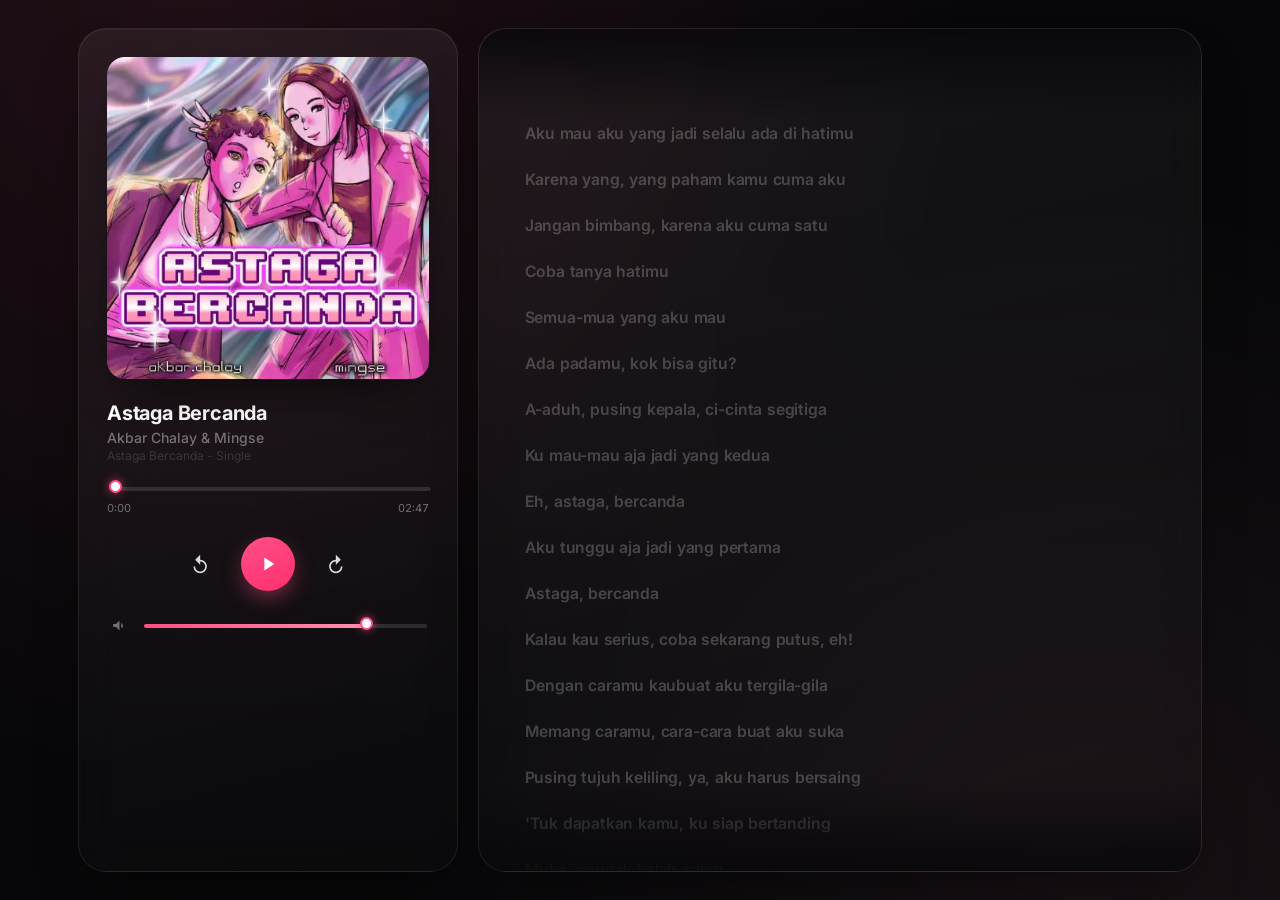
<file: astagabercanda/index.html>
<!DOCTYPE html>
<html lang="id">
<head>
<meta charset="UTF-8">
<meta name="viewport" content="width=device-width, initial-scale=1.0, viewport-fit=cover">
<title>Music Player</title>
<link rel="preconnect" href="https://fonts.googleapis.com">
<link rel="preconnect" href="https://fonts.gstatic.com" crossorigin>
<link href="https://fonts.googleapis.com/css2?family=Inter:wght@400;500;600;700;800&display=swap" rel="stylesheet">
<style>
  :root{
    --bg:#070709;
    --accent:#ff4f87;
    --accent-soft:#ff91b0;
    --glass:rgba(255,255,255,.04);
    --glass-strong:rgba(255,255,255,.06);
    --glass-border:rgba(255,255,255,.08);
    --text-bright:rgba(255,255,255,1);
    --text-dim:rgba(255,255,255,.4);
    --text-dimmer:rgba(255,255,255,.15);
    --radius-lg:28px;
    --radius-md:18px;
    --radius-sm:12px;
  }

  *{box-sizing:border-box;}
  html,body{height:100%;}
  body{
    margin:0;
    background:
      radial-gradient(circle at 15% 0%, rgba(255,79,135,.10), transparent 55%),
      radial-gradient(circle at 85% 100%, rgba(255,145,176,.07), transparent 50%),
      var(--bg);
    color:var(--text-bright);
    font-family:'Inter', -apple-system, BlinkMacSystemFont, 'Segoe UI', Roboto, sans-serif;
    -webkit-font-smoothing:antialiased;
    overflow:hidden;
  }

  button{font-family:inherit;}
  ::selection{background:rgba(255,79,135,.35);}

  :focus-visible{
    outline:2px solid var(--accent-soft);
    outline-offset:3px;
    border-radius:8px;
  }

  /* ---------- Layout ---------- */
  .app{
    max-width:1180px;
    margin:0 auto;
    height:100vh;
    height:100dvh;
    display:grid;
    grid-template-columns:380px 1fr;
    gap:20px;
    padding:28px;
  }

  @media (max-width:960px){
    .app{
      grid-template-columns:1fr;
      grid-template-rows:auto 1fr;
      padding:14px;
      gap:14px;
    }
  }

  /* ---------- Glass panel base ---------- */
  .player, .lyrics-panel{
    background:linear-gradient(165deg, var(--glass-strong), rgba(255,255,255,.015));
    border:1px solid var(--glass-border);
    border-radius:var(--radius-lg);
    backdrop-filter:blur(22px);
    -webkit-backdrop-filter:blur(22px);
    box-shadow:0 30px 60px -25px rgba(0,0,0,.65), inset 0 1px 0 rgba(255,255,255,.06);
    position:relative;
    overflow:hidden;
  }

  /* ---------- Player panel ---------- */
  .player{
    padding:28px;
    display:flex;
    flex-direction:column;
    gap:22px;
    min-height:0;
  }

  @media (max-width:960px){
    .player{
      padding:18px;
      flex-direction:row;
      align-items:center;
      gap:16px;
      flex-wrap:wrap;
    }
  }

  .cover-wrap{
    position:relative;
    width:100%;
    aspect-ratio:1/1;
    border-radius:var(--radius-md);
    display:flex;
    align-items:center;
    justify-content:center;
    background:linear-gradient(145deg,#17141a,#0c0b0e);
  }
  .cover-wrap::after{
    content:'\266A';
    position:absolute;
    inset:0;
    display:flex;
    align-items:center;
    justify-content:center;
    font-size:44px;
    color:var(--text-dim);
  }

  @media (max-width:960px){
    .cover-wrap{width:78px;height:78px;flex:0 0 auto;}
  }

  .cover{
    position:relative;
    z-index:1;
    width:100%;
    height:100%;
    object-fit:cover;
    border-radius:var(--radius-md);
    display:block;
    box-shadow:0 20px 45px -18px rgba(0,0,0,.7);
    transition:transform .6s cubic-bezier(.22,1,.36,1), box-shadow .6s ease, opacity .3s ease;
  }

  .cover.cover--fallback{opacity:0;}

  .cover.is-playing{
    animation:floaty 6s ease-in-out infinite;
    box-shadow:0 0 70px -12px rgba(255,79,135,.5);
  }

  @keyframes floaty{
    0%,100%{transform:translateY(0) scale(1.02);}
    50%{transform:translateY(-7px) scale(1.035);}
  }

  .track-info{min-width:0;}
  .track-title{
    font-size:20px;
    font-weight:700;
    margin:0 0 4px;
    letter-spacing:-.01em;
    white-space:nowrap;
    overflow:hidden;
    text-overflow:ellipsis;
  }
  .track-artist{
    margin:0 0 2px;
    font-size:14px;
    font-weight:500;
    color:var(--text-dim);
    white-space:nowrap;
    overflow:hidden;
    text-overflow:ellipsis;
  }
  .track-album{
    margin:0;
    font-size:12px;
    color:var(--text-dimmer);
    white-space:nowrap;
    overflow:hidden;
    text-overflow:ellipsis;
  }

  @media (max-width:960px){
    .track-info{flex:1 1 auto;}
    .progress-wrap, .controls-row, .volume-row{
      order:5;
      flex-basis:100%;
    }
  }

  /* ---------- Range inputs (progress + volume) ---------- */
  input[type=range]{
    -webkit-appearance:none;
    appearance:none;
    width:100%;
    height:4px;
    border-radius:4px;
    background:rgba(255,255,255,.12);
    cursor:pointer;
    outline-offset:6px;
  }
  input[type=range]::-webkit-slider-thumb{
    -webkit-appearance:none;
    width:13px;height:13px;
    border-radius:50%;
    background:#fff;
    border:2px solid var(--accent);
    box-shadow:0 0 10px rgba(255,79,135,.65);
    margin-top:-4.5px;
    transition:transform .15s ease;
  }
  input[type=range]::-moz-range-thumb{
    width:13px;height:13px;
    border-radius:50%;
    background:#fff;
    border:2px solid var(--accent);
    box-shadow:0 0 10px rgba(255,79,135,.65);
    transition:transform .15s ease;
  }
  input[type=range]::-moz-range-track{background:transparent;height:4px;border:none;}
  input[type=range]:active::-webkit-slider-thumb{transform:scale(1.25);}
  input[type=range]:active::-moz-range-thumb{transform:scale(1.25);}

  .progress-wrap{display:flex;flex-direction:column;gap:8px;}
  .time-row{
    display:flex;justify-content:space-between;
    font-size:11px;color:var(--text-dim);
    font-variant-numeric:tabular-nums;
  }

  .controls-row{
    display:flex;
    align-items:center;
    justify-content:center;
    gap:22px;
  }

  .ctrl-btn{
    background:none;border:none;color:var(--text-bright);
    cursor:pointer;
    display:flex;align-items:center;justify-content:center;
    padding:8px;border-radius:50%;
    transition:transform .18s ease, background .2s ease;
    opacity:.85;
  }
  .ctrl-btn:hover{opacity:1;transform:scale(1.08);background:rgba(255,255,255,.06);}
  .ctrl-btn svg{width:20px;height:20px;}

  .ctrl-btn--main{
    width:54px;height:54px;
    background:linear-gradient(155deg,var(--accent),#ff2f6f);
    box-shadow:0 8px 24px -6px rgba(255,79,135,.65);
    opacity:1;
  }
  .ctrl-btn--main svg{width:22px;height:22px;}
  .ctrl-btn--main:hover{transform:scale(1.06);background:linear-gradient(155deg,var(--accent-soft),var(--accent));}
  .ctrl-btn--main .icon-pause{display:none;}
  .ctrl-btn--main.is-playing .icon-play{display:none;}
  .ctrl-btn--main.is-playing .icon-pause{display:flex;}

  .volume-row{display:flex;align-items:center;gap:10px;}
  .icon-btn{
    background:none;border:none;color:var(--text-dim);cursor:pointer;
    display:flex;align-items:center;justify-content:center;
    padding:4px;transition:color .2s ease;
    flex:0 0 auto;
  }
  .icon-btn:hover{color:var(--text-bright);}
  .icon-btn svg{width:17px;height:17px;}
  .icon-btn .icon-muted{display:none;}
  .icon-btn.is-muted .icon-vol{display:none;}
  .icon-btn.is-muted .icon-muted{display:flex;}

  .audio-error, .lyrics-error{
    font-size:13px;
    color:var(--accent-soft);
    background:rgba(255,79,135,.08);
    border:1px solid rgba(255,79,135,.2);
    padding:10px 14px;
    border-radius:var(--radius-sm);
    text-align:center;
  }

  /* ---------- Lyrics panel ---------- */
  .lyrics-panel{
    display:flex;
    flex-direction:column;
    min-height:0;
  }

  .lyrics-scroll{
    flex:1;
    overflow-y:auto;
    scroll-behavior:smooth;
    padding:80px 30px;
    scrollbar-width:none;
  }
  .lyrics-scroll::-webkit-scrollbar{display:none;}

  .lyrics-fade{
    position:absolute;
    left:0;right:0;
    height:90px;
    pointer-events:none;
    z-index:2;
  }
  .lyrics-fade--top{
    top:0;
    background:linear-gradient(180deg, rgba(9,8,11,.92) 0%, rgba(9,8,11,0) 100%);
  }
  .lyrics-fade--bottom{
    bottom:0;
    background:linear-gradient(0deg, rgba(9,8,11,.92) 0%, rgba(9,8,11,0) 100%);
  }

  .line{
    padding:10px 16px;
    margin:2px 0;
    border-radius:16px;
    cursor:pointer;
    position:relative;
    transform-origin:left center;
    transition:transform .45s cubic-bezier(.22,1,.36,1), opacity .45s ease, background .3s ease;
  }
  .line.past{opacity:.25;transform:scale(.94);}
  .line.upcoming{opacity:.55;transform:scale(.98);}
  .line.active{
    opacity:1;
    transform:scale(1.05);
    background:rgba(255,255,255,.035);
    padding:14px 20px;
  }
  .line.active::before{
    content:'';
    position:absolute;
    left:-2px;top:50%;
    transform:translateY(-50%);
    width:3px;height:60%;
    border-radius:4px;
    background:linear-gradient(180deg,var(--accent),var(--accent-soft));
    box-shadow:0 0 12px rgba(255,79,135,.6);
  }
  .line:hover{
    transform:scale(1.025) translateX(4px);
    background:rgba(255,255,255,.035);
  }
  .line.active:hover{
    transform:scale(1.07) translateX(4px);
  }

  .word{
    display:inline-block;
    font-weight:600;
    font-size:16px;
    line-height:1.5;
    color:rgba(255,255,255,.4);
    margin-right:.3em;
    transition:color .25s ease, text-shadow .25s ease, transform .2s ease, font-size .35s cubic-bezier(.22,1,.36,1);
  }
  .line.upcoming .word{color:rgba(255,255,255,.4);}
  .line.past .word{color:rgba(255,255,255,.7);}
  .line.active .word{font-size:26px;color:rgba(255,255,255,.35);}

  /* Higher-specificity word states must win over the .line.active .word rule above,
     otherwise the per-word karaoke color gets silently overridden by the line state. */
  .word.sung{color:rgba(255,255,255,.92);}
  .word.active,
  .line.active .word.active{
    color:var(--accent-soft);
    text-shadow:0 0 8px rgba(255,79,135,.35), 0 0 20px rgba(255,79,135,.15);
    transform:translateY(-2px);
  }
  .line.active .word.sung{color:rgba(255,255,255,.92);}
  .line.past .word.sung{color:rgba(255,255,255,.92);}

  .lyrics-empty-wrap{
    height:100%;
    display:flex;
    align-items:center;
    justify-content:center;
  }

  @media (prefers-reduced-motion:reduce){
    *{animation:none !important; transition:none !important;}
  }
</style>
</head>
<body>

<main class="app">

  <section class="player" aria-label="Pemutar musik">
    <div class="cover-wrap">
      <img id="cover" class="cover" src="cover.jpg" alt="Sampul album"
           onerror="this.classList.add('cover--fallback'); this.onerror=null;">
    </div>

    <div class="track-info">
      <h1 class="track-title" id="trackTitle">Memuat…</h1>
      <p class="track-artist" id="trackArtist">—</p>
      <p class="track-album" id="trackAlbum">—</p>
    </div>

    <div class="progress-wrap">
      <input type="range" id="progress" min="0" max="100" value="0" step="0.01" aria-label="Posisi lagu">
      <div class="time-row">
        <span id="currentTime">0:00</span>
        <span id="totalTime">0:00</span>
      </div>
    </div>

    <div class="controls-row">
      <button type="button" class="ctrl-btn" id="btnBack" aria-label="Mundur 5 detik">
        <svg viewBox="0 0 24 24" fill="currentColor"><path d="M11 5V1L5 7l6 6V9c3.31 0 6 2.69 6 6s-2.69 6-6 6-6-2.69-6-6H3c0 4.42 3.58 8 8 8s8-3.58 8-8-3.58-8-8-8z"/></svg>
      </button>
      <button type="button" class="ctrl-btn ctrl-btn--main" id="btnPlay" aria-label="Play">
        <svg class="icon-play" viewBox="0 0 24 24" fill="currentColor"><path d="M8 5v14l11-7z"/></svg>
        <svg class="icon-pause" viewBox="0 0 24 24" fill="currentColor"><path d="M6 5h4v14H6zM14 5h4v14h-4z"/></svg>
      </button>
      <button type="button" class="ctrl-btn" id="btnForward" aria-label="Maju 5 detik">
        <svg viewBox="0 0 24 24" fill="currentColor"><path d="M13 5V1l6 6-6 6V9c-3.31 0-6 2.69-6 6s2.69 6 6 6 6-2.69 6-6h2c0 4.42-3.58 8-8 8s-8-3.58-8-8 3.58-8 8-8z"/></svg>
      </button>
    </div>

    <div class="volume-row">
      <button type="button" class="icon-btn" id="btnMute" aria-label="Bisukan">
        <svg class="icon-vol" viewBox="0 0 24 24" fill="currentColor"><path d="M3 10v4h4l5 5V5L7 10H3zm13.5 2A4.5 4.5 0 0 0 14.5 8v8a4.5 4.5 0 0 0 2-6z"/></svg>
        <svg class="icon-muted" viewBox="0 0 24 24" fill="currentColor"><path d="M3 10v4h4l5 5V5L7 10H3zm13.59 2 2.7-2.7-1.41-1.41L15.18 10l-2.7-2.7-1.41 1.41L13.77 11l-2.7 2.7 1.41 1.41 2.7-2.7 2.7 2.7 1.41-1.41z"/></svg>
      </button>
      <input type="range" id="volume" min="0" max="100" value="80" aria-label="Volume">
    </div>

    <p class="audio-error" id="audioError" hidden>Audio gagal dimuat</p>
  </section>

  <section class="lyrics-panel" aria-label="Lirik lagu">
    <div class="lyrics-fade lyrics-fade--top"></div>
    <div class="lyrics-scroll" id="lyricsScroll">
      <div id="lyricsContainer"></div>
    </div>
    <div class="lyrics-fade lyrics-fade--bottom"></div>
  </section>

</main>

<audio id="audio" preload="metadata" src="music.mp3"></audio>

<script>
(function(){
  "use strict";

  /* ================= DOM refs ================= */
  const audio        = document.getElementById('audio');
  const cover         = document.getElementById('cover');
  const trackTitleEl  = document.getElementById('trackTitle');
  const trackArtistEl = document.getElementById('trackArtist');
  const trackAlbumEl  = document.getElementById('trackAlbum');
  const progressEl    = document.getElementById('progress');
  const currentTimeEl = document.getElementById('currentTime');
  const totalTimeEl   = document.getElementById('totalTime');
  const btnPlay        = document.getElementById('btnPlay');
  const btnBack        = document.getElementById('btnBack');
  const btnForward     = document.getElementById('btnForward');
  const btnMute         = document.getElementById('btnMute');
  const volumeEl        = document.getElementById('volume');
  const audioErrorEl    = document.getElementById('audioError');
  const lyricsScrollEl  = document.getElementById('lyricsScroll');
  const lyricsContainer = document.getElementById('lyricsContainer');

  /* ================= State ================= */
  const state = {
    meta: {},
    lines: [],
    activeLineIndex: -1,
    lastActiveWordLineIdx: -1,
    lastActiveWordIdx: -1,
    isSeeking: false
  };

  /* ================= Utilities ================= */

  function formatTime(seconds){
    if (!isFinite(seconds) || seconds < 0) return '0:00';
    const m = Math.floor(seconds / 60);
    const s = Math.floor(seconds % 60);
    return m + ':' + String(s).padStart(2, '0');
  }

  function setRangeFill(el, percent){
    const p = Math.max(0, Math.min(100, percent || 0));
    el.style.background =
      'linear-gradient(to right, #ff4f87 0%, #ff91b0 ' + p + '%, rgba(255,255,255,.12) ' + p + '%, rgba(255,255,255,.12) 100%)';
  }

  // Normalise common mis-decoded UTF-8 (mojibake) sequences found in LRC files.
  function normalizeEncoding(text){
    const replacements = [
      ['â€™', '\u2019'],
      ['â€œ', '\u201C'],
      ['â€\x9d', '\u201D'],
      ['â€“', '\u2013'],
      ['â€”', '\u2014'],
      ['â€¦', '\u2026'],
      ['Ã©', '\u00E9'],
      ['Ã¨', '\u00E8'],
      ['Ã¡', '\u00E1'],
      ['Ã­', '\u00ED'],
      ['Ã³', '\u00F3'],
      ['Ã±', '\u00F1'],
      ['â€', '\u201D']
    ];
    let out = text;
    for (const [bad, good] of replacements){
      out = out.split(bad).join(good);
    }
    return out;
  }

  /* ================= LRC parsing ================= */

  function parseTimeToSeconds(min, sec){
    return parseInt(min, 10) * 60 + parseFloat(sec);
  }

  // Parses a line's content (after the leading [mm:ss.xx]) into word objects,
  // reading inline <mm:ss.xx> word-level timestamps.
  function parseWords(lineTimeSec, content){
    const wordTagRegex = /<(\d{2}):(\d{2}(?:\.\d{1,3})?)>/g;
    const segments = [];
    let lastIndex = 0;
    let currentTime = lineTimeSec;
    let match;

    while ((match = wordTagRegex.exec(content)) !== null){
      segments.push({ text: content.slice(lastIndex, match.index), time: currentTime });
      currentTime = parseTimeToSeconds(match[1], match[2]);
      lastIndex = wordTagRegex.lastIndex;
    }
    segments.push({ text: content.slice(lastIndex), time: currentTime });

    const words = [];
    segments.forEach(seg => {
      const tokens = seg.text.trim().split(/\s+/).filter(Boolean);
      tokens.forEach(t => words.push({ text: t, start: seg.time, end: null }));
    });

    for (let i = 0; i < words.length - 1; i++){
      words[i].end = words[i + 1].start;
    }
    return words;
  }

  function parseLRC(rawText){
    const text = normalizeEncoding(rawText);
    const rawLines = text.split(/\r?\n/);

    const meta = { id:'', ar:'', al:'', ti:'', length:'' };
    const lyricLines = [];

    const metaRegex = /^\[(id|ar|al|ti|length):\s*(.*?)\]\s*$/i;
    const lineTimeRegex = /^\[(\d{2}):(\d{2}(?:\.\d{1,3})?)\](.*)$/;

    rawLines.forEach(rawLine => {
      const line = rawLine.trim();
      if (!line) return;

      const metaMatch = line.match(metaRegex);
      if (metaMatch){
        meta[metaMatch[1].toLowerCase()] = metaMatch[2].trim();
        return;
      }

      const timeMatch = line.match(lineTimeRegex);
      if (timeMatch){
        const lineTime = parseTimeToSeconds(timeMatch[1], timeMatch[2]);
        const words = parseWords(lineTime, timeMatch[3]);
        if (words.length){
          lyricLines.push({ time: lineTime, words, endTime: null });
        }
      }
    });

    lyricLines.sort((a, b) => a.time - b.time);

    for (let i = 0; i < lyricLines.length; i++){
      const nextStart = (i < lyricLines.length - 1) ? lyricLines[i + 1].time : lyricLines[i].time + 6;
      lyricLines[i].endTime = nextStart;
      const words = lyricLines[i].words;
      if (words.length) words[words.length - 1].end = nextStart;
    }

    return { meta, lines: lyricLines };
  }

  /* ================= Loading ================= */

  async function loadLyrics(){
    try {
      const res = await fetch('lyric.lrc');
      if (!res.ok) throw new Error('lrc not found');
      const text = await res.text();
      const parsed = parseLRC(text);
      state.meta = parsed.meta;
      state.lines = parsed.lines;

      if (!state.lines.length) throw new Error('lrc empty');

      updateMetaUI();
      renderLyrics();
    } catch (err){
      showLyricsError('Lyrics tidak ditemukan');
    }
  }

  function updateMetaUI(){
    const meta = state.meta;
    trackTitleEl.textContent  = meta.ti || 'Untitled';
    trackArtistEl.textContent = meta.ar || 'Unknown Artist';
    trackAlbumEl.textContent  = meta.al || '';
    if (meta.length) totalTimeEl.textContent = meta.length;
    if (meta.ti) document.title = meta.ti + (meta.ar ? ' — ' + meta.ar : '');
  }

  function showLyricsError(message){
    lyricsContainer.innerHTML = '';
    const wrap = document.createElement('div');
    wrap.className = 'lyrics-empty-wrap';
    const p = document.createElement('p');
    p.className = 'lyrics-error';
    p.textContent = message;
    wrap.appendChild(p);
    lyricsContainer.appendChild(wrap);
  }

  function showAudioError(message){
    audioErrorEl.textContent = message || 'Audio gagal dimuat';
    audioErrorEl.hidden = false;
  }

  /* ================= Rendering ================= */

  function renderLyrics(){
    lyricsContainer.innerHTML = '';
    const frag = document.createDocumentFragment();

    state.lines.forEach((line, i) => {
      const lineEl = document.createElement('div');
      lineEl.className = 'line upcoming';
      lineEl.dataset.index = String(i);

      line.words.forEach(word => {
        const wordEl = document.createElement('span');
        wordEl.className = 'word';
        wordEl.textContent = word.text;
        lineEl.appendChild(wordEl);
      });

      lineEl.addEventListener('click', () => {
        if (isFinite(audio.duration)) audio.currentTime = Math.min(line.time, audio.duration);
        else audio.currentTime = line.time;
      });

      frag.appendChild(lineEl);
    });

    lyricsContainer.appendChild(frag);
  }

  /* ================= Playback UI ================= */

  function updatePlayer(){
    if (!state.isSeeking){
      progressEl.value = audio.currentTime || 0;
      const pct = audio.duration ? (audio.currentTime / audio.duration) * 100 : 0;
      setRangeFill(progressEl, pct);
      currentTimeEl.textContent = formatTime(audio.currentTime || 0);
    }
    if (audio.duration && isFinite(audio.duration)){
      progressEl.max = audio.duration;
      totalTimeEl.textContent = formatTime(audio.duration);
    }
  }

  function togglePlay(){
    if (audio.paused){
      const p = audio.play();
      if (p && p.catch) p.catch(() => showAudioError());
    } else {
      audio.pause();
    }
  }

  /* ================= Lyrics sync ================= */

  function findActiveLineIndex(time){
    const lines = state.lines;
    if (!lines.length || time < lines[0].time) return -1;
    let lo = 0, hi = lines.length - 1, res = -1;
    while (lo <= hi){
      const mid = (lo + hi) >> 1;
      if (lines[mid].time <= time){ res = mid; lo = mid + 1; }
      else hi = mid - 1;
    }
    return res;
  }

  function updateLineStates(activeIndex){
    const children = lyricsContainer.children;
    for (let i = 0; i < children.length; i++){
      const el = children[i];
      el.classList.remove('past', 'active', 'upcoming');
      const words = el.querySelectorAll('.word');
      if (i < activeIndex){
        el.classList.add('past');
        words.forEach(w => { w.classList.remove('active'); w.classList.add('sung'); });
      } else if (i === activeIndex){
        el.classList.add('active');
      } else {
        el.classList.add('upcoming');
        words.forEach(w => { w.classList.remove('active', 'sung'); });
      }
    }
  }

  function scrollToActiveLine(){
    const idx = state.activeLineIndex;
    if (idx < 0) return;
    const lineEl = lyricsContainer.children[idx];
    if (!lineEl) return;
    const target = lineEl.offsetTop - (lyricsScrollEl.clientHeight / 2) + (lineEl.clientHeight / 2);
    lyricsScrollEl.scrollTo({ top: target, behavior: 'smooth' });
  }

  function updateActiveWords(time){
    const idx = state.activeLineIndex;
    if (idx < 0 || idx >= state.lines.length) return;
    const line = state.lines[idx];
    let activeWordIdx = -1;
    for (let i = 0; i < line.words.length; i++){
      if (line.words[i].start <= time) activeWordIdx = i; else break;
    }
    if (activeWordIdx === state.lastActiveWordIdx && idx === state.lastActiveWordLineIdx) return;
    state.lastActiveWordIdx = activeWordIdx;
    state.lastActiveWordLineIdx = idx;

    const lineEl = lyricsContainer.children[idx];
    if (!lineEl) return;
    const wordEls = lineEl.querySelectorAll('.word');
    wordEls.forEach((el, i) => {
      el.classList.remove('sung', 'active');
      if (i < activeWordIdx) el.classList.add('sung');
      else if (i === activeWordIdx) el.classList.add('active');
    });
  }

  function updateLyrics(time){
    const newIndex = findActiveLineIndex(time);
    if (newIndex !== state.activeLineIndex){
      updateLineStates(newIndex);
      state.activeLineIndex = newIndex;
      state.lastActiveWordIdx = -1;
      state.lastActiveWordLineIdx = -1;
      scrollToActiveLine();
    }
    updateActiveWords(time);
  }

  /* ================= Events ================= */

  function bindEvents(){
    btnPlay.addEventListener('click', togglePlay);
    btnBack.addEventListener('click', () => {
      audio.currentTime = Math.max(0, audio.currentTime - 5);
    });
    btnForward.addEventListener('click', () => {
      const max = isFinite(audio.duration) ? audio.duration : audio.currentTime + 5;
      audio.currentTime = Math.min(max, audio.currentTime + 5);
    });

    audio.addEventListener('play', () => {
      btnPlay.classList.add('is-playing');
      btnPlay.setAttribute('aria-label', 'Pause');
      cover.classList.add('is-playing');
    });
    audio.addEventListener('pause', () => {
      btnPlay.classList.remove('is-playing');
      btnPlay.setAttribute('aria-label', 'Play');
      cover.classList.remove('is-playing');
    });
    audio.addEventListener('timeupdate', () => {
      updatePlayer();
      updateLyrics(audio.currentTime);
    });
    audio.addEventListener('loadedmetadata', updatePlayer);
    audio.addEventListener('error', () => showAudioError('Audio gagal dimuat'));

    cover.addEventListener('error', () => {
      cover.classList.add('cover--fallback');
    });

    progressEl.addEventListener('mousedown', () => state.isSeeking = true);
    progressEl.addEventListener('touchstart', () => state.isSeeking = true, { passive:true });
    progressEl.addEventListener('input', () => {
      const val = parseFloat(progressEl.value);
      currentTimeEl.textContent = formatTime(val);
      const pct = progressEl.max ? (val / progressEl.max) * 100 : 0;
      setRangeFill(progressEl, pct);
      audio.currentTime = val;
    });
    window.addEventListener('mouseup', () => state.isSeeking = false);
    window.addEventListener('touchend', () => state.isSeeking = false);

    volumeEl.addEventListener('input', () => {
      const v = parseFloat(volumeEl.value);
      audio.volume = v / 100;
      audio.muted = false;
      setRangeFill(volumeEl, v);
    });
    btnMute.addEventListener('click', () => {
      audio.muted = !audio.muted;
    });
    audio.addEventListener('volumechange', () => {
      const muted = audio.muted || audio.volume === 0;
      btnMute.classList.toggle('is-muted', muted);
      btnMute.setAttribute('aria-label', muted ? 'Aktifkan suara' : 'Bisukan');
      if (!audio.muted){
        volumeEl.value = Math.round(audio.volume * 100);
        setRangeFill(volumeEl, audio.volume * 100);
      }
    });

    document.addEventListener('keydown', e => {
      const tag = document.activeElement ? document.activeElement.tagName : '';
      const editable = document.activeElement && document.activeElement.isContentEditable;
      if (tag === 'INPUT' || tag === 'TEXTAREA' || editable) return;

      if (e.code === 'Space'){
        e.preventDefault();
        togglePlay();
      } else if (e.code === 'ArrowLeft'){
        audio.currentTime = Math.max(0, audio.currentTime - 5);
      } else if (e.code === 'ArrowRight'){
        const max = isFinite(audio.duration) ? audio.duration : audio.currentTime + 5;
        audio.currentTime = Math.min(max, audio.currentTime + 5);
      }
    });
  }

  /* ================= Init ================= */

  function init(){
    try {
      bindEvents();
      setRangeFill(progressEl, 0);
      audio.volume = 0.8;
      setRangeFill(volumeEl, 80);
      loadLyrics();
    } catch (err){
      showLyricsError('Lyrics tidak ditemukan');
    }
  }

  document.addEventListener('DOMContentLoaded', init);
})();
</script>
</body>
</html>
</file>
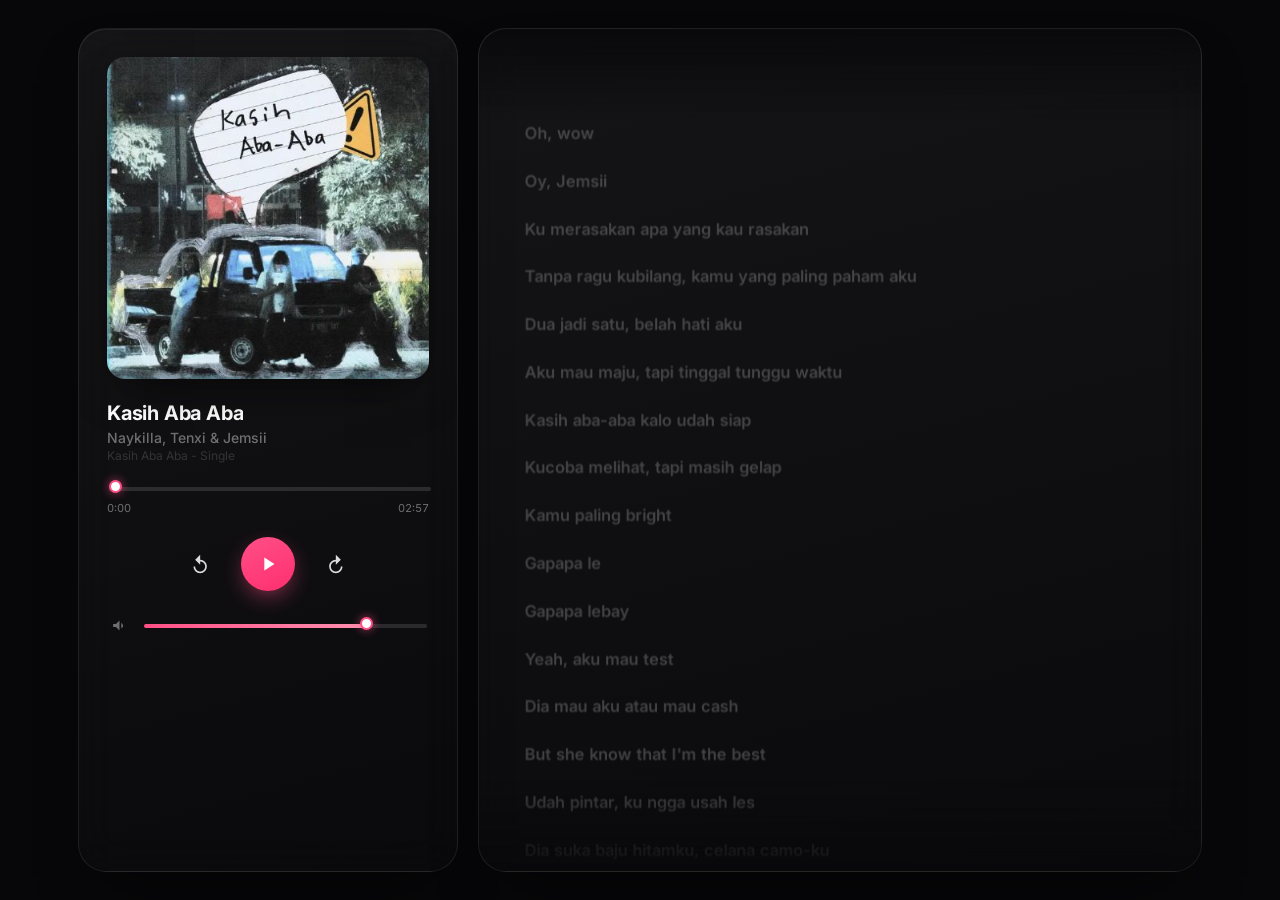
<file: kasihabaaba/index.html>
<!DOCTYPE html>
<html lang="id">
<head>
<meta charset="UTF-8">
<meta name="viewport" content="width=device-width, initial-scale=1.0, viewport-fit=cover">
<title>Music Player</title>
<link rel="preconnect" href="https://fonts.googleapis.com">
<link rel="preconnect" href="https://fonts.gstatic.com" crossorigin>
<link href="https://fonts.googleapis.com/css2?family=Inter:wght@400;500;600;700;800&display=swap" rel="stylesheet">
<style>
  :root{
    --bg:#070709;
    --accent:#ff4f87;
    --accent-soft:#ff91b0;
    --glass:rgba(255,255,255,.04);
    --glass-strong:rgba(255,255,255,.06);
    --glass-border:rgba(255,255,255,.08);
    --text-bright:rgba(255,255,255,1);
    --text-dim:rgba(255,255,255,.4);
    --text-dimmer:rgba(255,255,255,.15);
    --radius-lg:28px;
    --radius-md:18px;
    --radius-sm:12px;
  }

  *{box-sizing:border-box;}
  html,body{height:100%;}
  body{
    margin:0;
    background:var(--bg);
    color:var(--text-bright);
    font-family:'Inter', -apple-system, BlinkMacSystemFont, 'Segoe UI', Roboto, sans-serif;
    -webkit-font-smoothing:antialiased;
    overflow:hidden;
    position:relative;
  }

  /* Ambient backdrop: a heavily blurred, oversized copy of the cover art sits
     behind the whole UI so the room "feels" like the album, the way premium
     music apps (Spotify, Apple Music) tint their chrome from the artwork. */
  .ambient-bg{
    position:fixed;
    inset:-10%;
    background-position:center;
    background-size:cover;
    filter:blur(90px) saturate(1.5) brightness(.55);
    opacity:0;
    transform:scale(1.15);
    transition:opacity 1.2s ease, background-image .6s ease;
    z-index:0;
    pointer-events:none;
  }
  .ambient-bg.is-visible{opacity:.55;}
  .ambient-bg::after{
    content:'';
    position:absolute;
    inset:0;
    background:
      radial-gradient(circle at 15% 0%, rgba(255,79,135,.12), transparent 55%),
      radial-gradient(circle at 85% 100%, rgba(255,145,176,.08), transparent 50%),
      rgba(7,7,9,.55);
  }
  .app{position:relative;z-index:1;}

  button{font-family:inherit;}
  ::selection{background:rgba(255,79,135,.35);}

  :focus-visible{
    outline:2px solid var(--accent-soft);
    outline-offset:3px;
    border-radius:8px;
  }

  /* ---------- Layout ---------- */
  .app{
    max-width:1180px;
    margin:0 auto;
    height:100vh;
    height:100dvh;
    display:grid;
    grid-template-columns:380px 1fr;
    gap:20px;
    padding:28px;
  }

  @media (max-width:960px){
    .app{
      grid-template-columns:1fr;
      grid-template-rows:auto 1fr;
      padding:14px;
      gap:14px;
    }
  }

  /* ---------- Glass panel base ---------- */
  .player, .lyrics-panel{
    background:linear-gradient(165deg, var(--glass-strong), rgba(255,255,255,.015));
    border:1px solid var(--glass-border);
    border-radius:var(--radius-lg);
    backdrop-filter:blur(22px);
    -webkit-backdrop-filter:blur(22px);
    box-shadow:0 30px 60px -25px rgba(0,0,0,.65), inset 0 1px 0 rgba(255,255,255,.06);
    position:relative;
    overflow:hidden;
  }

  /* ---------- Player panel ---------- */
  .player{
    padding:28px;
    display:flex;
    flex-direction:column;
    gap:22px;
    min-height:0;
  }

  @media (max-width:960px){
    .player{
      padding:18px;
      flex-direction:row;
      align-items:center;
      gap:16px;
      flex-wrap:wrap;
    }
  }

  .cover-wrap{
    position:relative;
    width:100%;
    aspect-ratio:1/1;
    border-radius:var(--radius-md);
    display:flex;
    align-items:center;
    justify-content:center;
    background:linear-gradient(145deg,#17141a,#0c0b0e);
  }
  .cover-wrap::after{
    content:'\266A';
    position:absolute;
    inset:0;
    display:flex;
    align-items:center;
    justify-content:center;
    font-size:44px;
    color:var(--text-dim);
  }

  @media (max-width:960px){
    .cover-wrap{width:78px;height:78px;flex:0 0 auto;}
  }

  .cover{
    position:relative;
    z-index:1;
    width:100%;
    height:100%;
    object-fit:cover;
    border-radius:var(--radius-md);
    display:block;
    box-shadow:0 20px 45px -18px rgba(0,0,0,.7);
    transition:transform .6s cubic-bezier(.22,1,.36,1), box-shadow .6s ease, opacity .3s ease;
  }

  .cover.cover--fallback{opacity:0;}

  .cover.is-playing{
    animation:floaty 6s ease-in-out infinite;
    box-shadow:0 0 70px -12px rgba(255,79,135,.5);
  }

  @keyframes floaty{
    0%,100%{transform:translateY(0) scale(1.02);}
    50%{transform:translateY(-7px) scale(1.035);}
  }

  .track-info{min-width:0;}
  .track-title-row{display:flex;align-items:center;gap:9px;min-width:0;}
  .track-title{
    font-size:20px;
    font-weight:700;
    margin:0 0 4px;
    letter-spacing:-.01em;
    white-space:nowrap;
    overflow:hidden;
    text-overflow:ellipsis;
  }

  /* Small now-playing equalizer, only alive while audio is actually playing */
  .eq{
    display:inline-flex;
    align-items:flex-end;
    gap:2.5px;
    height:13px;
    flex:0 0 auto;
    margin-bottom:4px;
    opacity:0;
    transform:scale(.8);
    transition:opacity .3s ease, transform .3s ease;
  }
  .eq.is-playing{opacity:1;transform:scale(1);}
  .eq span{
    width:3px;
    border-radius:2px;
    background:linear-gradient(180deg,var(--accent-soft),var(--accent));
    animation:eqBounce 1.1s ease-in-out infinite;
  }
  .eq span:nth-child(1){height:5px;animation-delay:-.9s;}
  .eq span:nth-child(2){height:13px;animation-delay:-.5s;}
  .eq span:nth-child(3){height:9px;animation-delay:-.2s;}
  @keyframes eqBounce{
    0%,100%{transform:scaleY(.35);}
    50%{transform:scaleY(1);}
  }
  .track-artist{
    margin:0 0 2px;
    font-size:14px;
    font-weight:500;
    color:var(--text-dim);
    white-space:nowrap;
    overflow:hidden;
    text-overflow:ellipsis;
  }
  .track-album{
    margin:0;
    font-size:12px;
    color:var(--text-dimmer);
    white-space:nowrap;
    overflow:hidden;
    text-overflow:ellipsis;
  }

  @media (max-width:960px){
    .track-info{flex:1 1 auto;}
    .progress-wrap, .controls-row, .volume-row{
      order:5;
      flex-basis:100%;
    }
  }

  /* ---------- Range inputs (progress + volume) ---------- */
  input[type=range]{
    -webkit-appearance:none;
    appearance:none;
    width:100%;
    height:4px;
    border-radius:4px;
    background:rgba(255,255,255,.12);
    cursor:pointer;
    outline-offset:6px;
  }
  input[type=range]::-webkit-slider-thumb{
    -webkit-appearance:none;
    width:13px;height:13px;
    border-radius:50%;
    background:#fff;
    border:2px solid var(--accent);
    box-shadow:0 0 10px rgba(255,79,135,.65);
    margin-top:-4.5px;
    transition:transform .15s ease;
  }
  input[type=range]::-moz-range-thumb{
    width:13px;height:13px;
    border-radius:50%;
    background:#fff;
    border:2px solid var(--accent);
    box-shadow:0 0 10px rgba(255,79,135,.65);
    transition:transform .15s ease;
  }
  input[type=range]::-moz-range-track{background:transparent;height:4px;border:none;}
  input[type=range]:active::-webkit-slider-thumb{transform:scale(1.25);}
  input[type=range]:active::-moz-range-thumb{transform:scale(1.25);}

  .progress-wrap{display:flex;flex-direction:column;gap:8px;}
  .time-row{
    display:flex;justify-content:space-between;
    font-size:11px;color:var(--text-dim);
    font-variant-numeric:tabular-nums;
  }

  .controls-row{
    display:flex;
    align-items:center;
    justify-content:center;
    gap:22px;
  }

  .ctrl-btn{
    background:none;border:none;color:var(--text-bright);
    cursor:pointer;
    display:flex;align-items:center;justify-content:center;
    padding:8px;border-radius:50%;
    transition:transform .18s ease, background .2s ease;
    opacity:.85;
  }
  .ctrl-btn:hover{opacity:1;transform:scale(1.08);background:rgba(255,255,255,.06);}
  .ctrl-btn svg{width:20px;height:20px;}

  .ctrl-btn--main{
    width:54px;height:54px;
    background:linear-gradient(155deg,var(--accent),#ff2f6f);
    box-shadow:0 8px 24px -6px rgba(255,79,135,.65);
    opacity:1;
  }
  .ctrl-btn--main svg{width:22px;height:22px;}
  .ctrl-btn--main:hover{transform:scale(1.06);background:linear-gradient(155deg,var(--accent-soft),var(--accent));}
  .ctrl-btn--main .icon-pause{display:none;}
  .ctrl-btn--main.is-playing .icon-play{display:none;}
  .ctrl-btn--main.is-playing .icon-pause{display:flex;}

  .volume-row{display:flex;align-items:center;gap:10px;}
  .icon-btn{
    background:none;border:none;color:var(--text-dim);cursor:pointer;
    display:flex;align-items:center;justify-content:center;
    padding:4px;transition:color .2s ease;
    flex:0 0 auto;
  }
  .icon-btn:hover{color:var(--text-bright);}
  .icon-btn svg{width:17px;height:17px;}
  .icon-btn .icon-muted{display:none;}
  .icon-btn.is-muted .icon-vol{display:none;}
  .icon-btn.is-muted .icon-muted{display:flex;}

  .audio-error, .lyrics-error{
    font-size:13px;
    color:var(--accent-soft);
    background:rgba(255,79,135,.08);
    border:1px solid rgba(255,79,135,.2);
    padding:10px 14px;
    border-radius:var(--radius-sm);
    text-align:center;
  }

  /* ---------- Lyrics panel ---------- */
  .lyrics-panel{
    display:flex;
    flex-direction:column;
    min-height:0;
  }

  .lyrics-scroll{
    flex:1;
    overflow-y:auto;
    scroll-behavior:smooth;
    padding:80px 30px;
    scrollbar-width:none;
  }
  .lyrics-scroll::-webkit-scrollbar{display:none;}

  .lyrics-fade{
    position:absolute;
    left:0;right:0;
    height:90px;
    pointer-events:none;
    z-index:2;
  }
  .lyrics-fade--top{
    top:0;
    background:linear-gradient(180deg, rgba(9,8,11,.92) 0%, rgba(9,8,11,0) 100%);
  }
  .lyrics-fade--bottom{
    bottom:0;
    background:linear-gradient(0deg, rgba(9,8,11,.92) 0%, rgba(9,8,11,0) 100%);
  }

  .line{
    padding:10px 16px;
    margin:2px 0;
    border-radius:16px;
    cursor:pointer;
    position:relative;
    transform-origin:left center;
    will-change:transform, opacity, filter;
    transition:
      transform .55s cubic-bezier(.22,1,.36,1),
      opacity .55s cubic-bezier(.22,1,.36,1),
      filter .55s ease,
      background .3s ease;
  }
  .line.past{opacity:.28;transform:scale(.95);}
  .line.upcoming{opacity:.55;transform:scale(.98);}
  .line.active{
    opacity:1;
    transform:scale(1.06);
    filter:blur(0) !important;
    background:rgba(255,255,255,.035);
    padding:14px 20px;
  }
  .line.active::before{
    content:'';
    position:absolute;
    left:-2px;top:50%;
    transform:translateY(-50%);
    width:3px;height:60%;
    border-radius:4px;
    background:linear-gradient(180deg,var(--accent),var(--accent-soft));
    box-shadow:0 0 12px rgba(255,79,135,.6);
  }
  .line:hover{
    transform:scale(1.03) translateX(4px);
    background:rgba(255,255,255,.035);
    filter:blur(0) !important;
    opacity:.85;
  }
  .line.active:hover{
    transform:scale(1.08) translateX(4px);
    opacity:1;
  }

  .word{
    display:inline-block;
    font-weight:600;
    font-size:clamp(15px, 1.3vw, 17px);
    line-height:1.55;
    color:rgba(255,255,255,.4);
    margin-right:.3em;
    background-repeat:no-repeat;
    transition:
      color .2s linear,
      text-shadow .3s ease,
      transform .3s cubic-bezier(.22,1,.36,1),
      font-size .5s cubic-bezier(.22,1,.36,1);
  }
  .line.upcoming .word{color:rgba(255,255,255,.4);}
  .line.past .word{color:rgba(255,255,255,.7);}
  .line.active .word{font-size:clamp(21px, 2.1vw, 27px);color:rgba(255,255,255,.32);}

  /* Higher-specificity word states must win over the .line.active .word rule above,
     otherwise the per-word karaoke color gets silently overridden by the line state. */
  .word.sung{color:rgba(255,255,255,.92);}
  .word.active,
  .line.active .word.active{
    color:var(--accent-soft);
    text-shadow:0 0 8px rgba(255,79,135,.4), 0 0 22px rgba(255,79,135,.18);
    transform:translateY(-2px);
  }
  .line.active .word.sung{color:rgba(255,255,255,.92);}
  .line.past .word.sung{color:rgba(255,255,255,.92);}

  /* When JS applies a live gradient sweep to the currently-singing word, the
     inline background-image + transparent color (set in JS) must win over the
     class color above — inline style already beats any class by specificity,
     this rule just documents the contract so the two don't fight silently. */
  .word[style*="background-image"]{
    text-shadow:none;
  }

  .lyrics-empty-wrap{
    height:100%;
    display:flex;
    align-items:center;
    justify-content:center;
  }

  @media (prefers-reduced-motion:reduce){
    *{animation:none !important; transition:none !important;}
  }
</style>
</head>
<body>

<div class="ambient-bg" id="ambientBg"></div>

<main class="app">

  <section class="player" aria-label="Pemutar musik">
    <div class="cover-wrap">
      <img id="cover" class="cover" src="cover.jpg" alt="Sampul album"
           onerror="this.classList.add('cover--fallback'); this.onerror=null;">
    </div>

    <div class="track-info">
      <div class="track-title-row">
        <h1 class="track-title" id="trackTitle">Memuat…</h1>
        <span class="eq" id="eqIcon" aria-hidden="true"><span></span><span></span><span></span></span>
      </div>
      <p class="track-artist" id="trackArtist">—</p>
      <p class="track-album" id="trackAlbum">—</p>
    </div>

    <div class="progress-wrap">
      <input type="range" id="progress" min="0" max="100" value="0" step="0.01" aria-label="Posisi lagu">
      <div class="time-row">
        <span id="currentTime">0:00</span>
        <span id="totalTime">0:00</span>
      </div>
    </div>

    <div class="controls-row">
      <button type="button" class="ctrl-btn" id="btnBack" aria-label="Mundur 5 detik">
        <svg viewBox="0 0 24 24" fill="currentColor"><path d="M11 5V1L5 7l6 6V9c3.31 0 6 2.69 6 6s-2.69 6-6 6-6-2.69-6-6H3c0 4.42 3.58 8 8 8s8-3.58 8-8-3.58-8-8-8z"/></svg>
      </button>
      <button type="button" class="ctrl-btn ctrl-btn--main" id="btnPlay" aria-label="Play">
        <svg class="icon-play" viewBox="0 0 24 24" fill="currentColor"><path d="M8 5v14l11-7z"/></svg>
        <svg class="icon-pause" viewBox="0 0 24 24" fill="currentColor"><path d="M6 5h4v14H6zM14 5h4v14h-4z"/></svg>
      </button>
      <button type="button" class="ctrl-btn" id="btnForward" aria-label="Maju 5 detik">
        <svg viewBox="0 0 24 24" fill="currentColor"><path d="M13 5V1l6 6-6 6V9c-3.31 0-6 2.69-6 6s2.69 6 6 6 6-2.69 6-6h2c0 4.42-3.58 8-8 8s-8-3.58-8-8 3.58-8 8-8z"/></svg>
      </button>
    </div>

    <div class="volume-row">
      <button type="button" class="icon-btn" id="btnMute" aria-label="Bisukan">
        <svg class="icon-vol" viewBox="0 0 24 24" fill="currentColor"><path d="M3 10v4h4l5 5V5L7 10H3zm13.5 2A4.5 4.5 0 0 0 14.5 8v8a4.5 4.5 0 0 0 2-6z"/></svg>
        <svg class="icon-muted" viewBox="0 0 24 24" fill="currentColor"><path d="M3 10v4h4l5 5V5L7 10H3zm13.59 2 2.7-2.7-1.41-1.41L15.18 10l-2.7-2.7-1.41 1.41L13.77 11l-2.7 2.7 1.41 1.41 2.7-2.7 2.7 2.7 1.41-1.41z"/></svg>
      </button>
      <input type="range" id="volume" min="0" max="100" value="80" aria-label="Volume">
    </div>

    <p class="audio-error" id="audioError" hidden>Audio gagal dimuat</p>
  </section>

  <section class="lyrics-panel" aria-label="Lirik lagu">
    <div class="lyrics-fade lyrics-fade--top"></div>
    <div class="lyrics-scroll" id="lyricsScroll">
      <div id="lyricsContainer"></div>
    </div>
    <div class="lyrics-fade lyrics-fade--bottom"></div>
  </section>

</main>

<audio id="audio" preload="metadata" src="music.mp3"></audio>

<script>
(function(){
  "use strict";

  /* ================= DOM refs ================= */
  const audio        = document.getElementById('audio');
  const cover         = document.getElementById('cover');
  const ambientBg      = document.getElementById('ambientBg');
  const eqIcon          = document.getElementById('eqIcon');
  const trackTitleEl  = document.getElementById('trackTitle');
  const trackArtistEl = document.getElementById('trackArtist');
  const trackAlbumEl  = document.getElementById('trackAlbum');
  const progressEl    = document.getElementById('progress');
  const currentTimeEl = document.getElementById('currentTime');
  const totalTimeEl   = document.getElementById('totalTime');
  const btnPlay        = document.getElementById('btnPlay');
  const btnBack        = document.getElementById('btnBack');
  const btnForward     = document.getElementById('btnForward');
  const btnMute         = document.getElementById('btnMute');
  const volumeEl        = document.getElementById('volume');

  // Feature-detect CSS text gradient-clip support once; if unavailable we
  // still get correct karaoke colors via classes, just without the smooth
  // left-to-right wipe inside the currently-singing word.
  const supportsTextClip =
    (window.CSS && CSS.supports && (CSS.supports('background-clip', 'text') || CSS.supports('-webkit-background-clip', 'text')));
  const audioErrorEl    = document.getElementById('audioError');
  const lyricsScrollEl  = document.getElementById('lyricsScroll');
  const lyricsContainer = document.getElementById('lyricsContainer');

  /* ================= State ================= */
  const state = {
    meta: {},
    lines: [],
    activeLineIndex: -1,
    activeWordEls: [],
    lastActiveWordLineIdx: -1,
    lastActiveWordIdx: -1,
    isSeeking: false,
    rafId: null
  };

  /* ================= Utilities ================= */

  function formatTime(seconds){
    if (!isFinite(seconds) || seconds < 0) return '0:00';
    const m = Math.floor(seconds / 60);
    const s = Math.floor(seconds % 60);
    return m + ':' + String(s).padStart(2, '0');
  }

  function setRangeFill(el, percent){
    const p = Math.max(0, Math.min(100, percent || 0));
    el.style.background =
      'linear-gradient(to right, #ff4f87 0%, #ff91b0 ' + p + '%, rgba(255,255,255,.12) ' + p + '%, rgba(255,255,255,.12) 100%)';
  }

  // Normalise common mis-decoded UTF-8 (mojibake) sequences found in LRC files.
  function normalizeEncoding(text){
    const replacements = [
      ['â€™', '\u2019'],
      ['â€œ', '\u201C'],
      ['â€\x9d', '\u201D'],
      ['â€“', '\u2013'],
      ['â€”', '\u2014'],
      ['â€¦', '\u2026'],
      ['Ã©', '\u00E9'],
      ['Ã¨', '\u00E8'],
      ['Ã¡', '\u00E1'],
      ['Ã­', '\u00ED'],
      ['Ã³', '\u00F3'],
      ['Ã±', '\u00F1'],
      ['â€', '\u201D']
    ];
    let out = text;
    for (const [bad, good] of replacements){
      out = out.split(bad).join(good);
    }
    return out;
  }

  /* ================= LRC parsing ================= */

  function parseTimeToSeconds(min, sec){
    return parseInt(min, 10) * 60 + parseFloat(sec);
  }

  // Parses a line's content (after the leading [mm:ss.xx]) into word objects,
  // reading inline <mm:ss.xx> word-level timestamps.
  function parseWords(lineTimeSec, content){
    const wordTagRegex = /<(\d{2}):(\d{2}(?:\.\d{1,3})?)>/g;
    const segments = [];
    let lastIndex = 0;
    let currentTime = lineTimeSec;
    let match;

    while ((match = wordTagRegex.exec(content)) !== null){
      segments.push({ text: content.slice(lastIndex, match.index), time: currentTime });
      currentTime = parseTimeToSeconds(match[1], match[2]);
      lastIndex = wordTagRegex.lastIndex;
    }
    segments.push({ text: content.slice(lastIndex), time: currentTime });

    const words = [];
    segments.forEach(seg => {
      const tokens = seg.text.trim().split(/\s+/).filter(Boolean);
      tokens.forEach(t => words.push({ text: t, start: seg.time, end: null }));
    });

    for (let i = 0; i < words.length - 1; i++){
      words[i].end = words[i + 1].start;
    }
    return words;
  }

  function parseLRC(rawText){
    const text = normalizeEncoding(rawText);
    const rawLines = text.split(/\r?\n/);

    const meta = { id:'', ar:'', al:'', ti:'', length:'' };
    const lyricLines = [];

    const metaRegex = /^\[(id|ar|al|ti|length):\s*(.*?)\]\s*$/i;
    const lineTimeRegex = /^\[(\d{2}):(\d{2}(?:\.\d{1,3})?)\](.*)$/;

    rawLines.forEach(rawLine => {
      const line = rawLine.trim();
      if (!line) return;

      const metaMatch = line.match(metaRegex);
      if (metaMatch){
        meta[metaMatch[1].toLowerCase()] = metaMatch[2].trim();
        return;
      }

      const timeMatch = line.match(lineTimeRegex);
      if (timeMatch){
        const lineTime = parseTimeToSeconds(timeMatch[1], timeMatch[2]);
        const words = parseWords(lineTime, timeMatch[3]);
        if (words.length){
          lyricLines.push({ time: lineTime, words, endTime: null });
        }
      }
    });

    lyricLines.sort((a, b) => a.time - b.time);

    for (let i = 0; i < lyricLines.length; i++){
      const nextStart = (i < lyricLines.length - 1) ? lyricLines[i + 1].time : lyricLines[i].time + 6;
      lyricLines[i].endTime = nextStart;
      const words = lyricLines[i].words;
      if (words.length) words[words.length - 1].end = nextStart;
    }

    return { meta, lines: lyricLines };
  }

  /* ================= Loading ================= */

  async function loadLyrics(){
    try {
      const res = await fetch('lyric.lrc');
      if (!res.ok) throw new Error('lrc not found');
      const text = await res.text();
      const parsed = parseLRC(text);
      state.meta = parsed.meta;
      state.lines = parsed.lines;

      if (!state.lines.length) throw new Error('lrc empty');

      updateMetaUI();
      renderLyrics();
    } catch (err){
      showLyricsError('Lyrics tidak ditemukan');
    }
  }

  function updateMetaUI(){
    const meta = state.meta;
    trackTitleEl.textContent  = meta.ti || 'Untitled';
    trackArtistEl.textContent = meta.ar || 'Unknown Artist';
    trackAlbumEl.textContent  = meta.al || '';
    if (meta.length) totalTimeEl.textContent = meta.length;
    if (meta.ti) document.title = meta.ti + (meta.ar ? ' — ' + meta.ar : '');
  }

  function showLyricsError(message){
    lyricsContainer.innerHTML = '';
    const wrap = document.createElement('div');
    wrap.className = 'lyrics-empty-wrap';
    const p = document.createElement('p');
    p.className = 'lyrics-error';
    p.textContent = message;
    wrap.appendChild(p);
    lyricsContainer.appendChild(wrap);
  }

  function showAudioError(message){
    audioErrorEl.textContent = message || 'Audio gagal dimuat';
    audioErrorEl.hidden = false;
  }

  /* ================= Rendering ================= */

  function renderLyrics(){
    lyricsContainer.innerHTML = '';
    const frag = document.createDocumentFragment();

    state.lines.forEach((line, i) => {
      const lineEl = document.createElement('div');
      lineEl.className = 'line upcoming';
      lineEl.dataset.index = String(i);

      line.words.forEach(word => {
        const wordEl = document.createElement('span');
        wordEl.className = 'word';
        wordEl.textContent = word.text;
        lineEl.appendChild(wordEl);
      });

      lineEl.addEventListener('click', () => {
        if (isFinite(audio.duration)) audio.currentTime = Math.min(line.time, audio.duration);
        else audio.currentTime = line.time;
      });

      frag.appendChild(lineEl);
    });

    lyricsContainer.appendChild(frag);
  }

  /* ================= Playback UI ================= */

  function updatePlayer(){
    if (!state.isSeeking){
      progressEl.value = audio.currentTime || 0;
      const pct = audio.duration ? (audio.currentTime / audio.duration) * 100 : 0;
      setRangeFill(progressEl, pct);
      currentTimeEl.textContent = formatTime(audio.currentTime || 0);
    }
    if (audio.duration && isFinite(audio.duration)){
      progressEl.max = audio.duration;
      totalTimeEl.textContent = formatTime(audio.duration);
    }
  }

  function togglePlay(){
    if (audio.paused){
      const p = audio.play();
      if (p && p.catch) p.catch(() => showAudioError());
    } else {
      audio.pause();
    }
  }

  /* ================= Lyrics sync ================= */

  function findActiveLineIndex(time){
    const lines = state.lines;
    if (!lines.length || time < lines[0].time) return -1;
    let lo = 0, hi = lines.length - 1, res = -1;
    while (lo <= hi){
      const mid = (lo + hi) >> 1;
      if (lines[mid].time <= time){ res = mid; lo = mid + 1; }
      else hi = mid - 1;
    }
    return res;
  }

  function clearWordInlineFill(el){
    el.style.backgroundImage = '';
    el.style.webkitBackgroundClip = '';
    el.style.backgroundClip = '';
    el.style.color = '';
    el.style.webkitTextFillColor = '';
  }

  // Runs only when the active LINE changes (a handful of times per song), so
  // it can afford the querySelectorAll — the per-frame work stays in
  // updateActiveWords/applyWordFill below.
  function updateLineStates(activeIndex){
    const children = lyricsContainer.children;
    for (let i = 0; i < children.length; i++){
      const el = children[i];
      el.classList.remove('past', 'active', 'upcoming');
      const words = el.querySelectorAll('.word');

      if (i < activeIndex){
        el.classList.add('past');
        words.forEach(w => { w.classList.remove('active'); w.classList.add('sung'); clearWordInlineFill(w); });
      } else if (i === activeIndex){
        el.classList.add('active');
      } else {
        el.classList.add('upcoming');
        words.forEach(w => { w.classList.remove('active', 'sung'); clearWordInlineFill(w); });
      }

      // Graduated blur so focus falls off smoothly the further a line sits
      // from the active one, instead of a flat two-tier past/upcoming look.
      if (i === activeIndex){
        el.style.filter = '';
      } else {
        const dist = Math.min(Math.abs(i - activeIndex), 6);
        el.style.filter = 'blur(' + Math.min(2.2, dist * 0.4).toFixed(2) + 'px)';
      }
    }
  }

  function scrollToActiveLine(){
    const idx = state.activeLineIndex;
    if (idx < 0) return;
    const lineEl = lyricsContainer.children[idx];
    if (!lineEl) return;
    const target = lineEl.offsetTop - (lyricsScrollEl.clientHeight / 2) + (lineEl.clientHeight / 2);
    lyricsScrollEl.scrollTo({ top: target, behavior: 'smooth' });
  }

  // Applies a smooth left-to-right color sweep across the currently-singing
  // word, driven by exact progress between its start/end timestamps — this
  // is what makes the karaoke feel "wired in" to the audio instead of a
  // simple on/off color switch.
  function applyWordFill(el, word, time){
    if (!supportsTextClip || !el || !word || word.end <= word.start){
      return;
    }
    const progress = Math.max(0, Math.min(1, (time - word.start) / (word.end - word.start))) * 100;
    el.style.backgroundImage =
      'linear-gradient(to right, var(--accent-soft) ' + progress.toFixed(1) + '%, rgba(255,255,255,.4) ' + progress.toFixed(1) + '%)';
    el.style.webkitBackgroundClip = 'text';
    el.style.backgroundClip = 'text';
    el.style.color = 'transparent';
    el.style.webkitTextFillColor = 'transparent';
  }

  function updateActiveWords(time){
    const idx = state.activeLineIndex;
    if (idx < 0 || idx >= state.lines.length) return;
    const line = state.lines[idx];

    let activeWordIdx = -1;
    for (let i = 0; i < line.words.length; i++){
      if (line.words[i].start <= time) activeWordIdx = i; else break;
    }

    const wordChanged = !(activeWordIdx === state.lastActiveWordIdx && idx === state.lastActiveWordLineIdx);
    if (wordChanged){
      state.lastActiveWordIdx = activeWordIdx;
      state.lastActiveWordLineIdx = idx;
      state.activeWordEls.forEach((el, i) => {
        el.classList.remove('sung', 'active');
        clearWordInlineFill(el);
        if (i < activeWordIdx) el.classList.add('sung');
        else if (i === activeWordIdx) el.classList.add('active');
      });
    }

    // Continuous, every-frame update of the sweep inside the active word only.
    if (activeWordIdx >= 0){
      applyWordFill(state.activeWordEls[activeWordIdx], line.words[activeWordIdx], time);
    }
  }

  function updateLyrics(time){
    const newIndex = findActiveLineIndex(time);
    if (newIndex !== state.activeLineIndex){
      updateLineStates(newIndex);
      state.activeLineIndex = newIndex;
      state.lastActiveWordIdx = -1;
      state.lastActiveWordLineIdx = -1;
      const lineEl = newIndex >= 0 ? lyricsContainer.children[newIndex] : null;
      state.activeWordEls = lineEl ? Array.from(lineEl.querySelectorAll('.word')) : [];
      scrollToActiveLine();
    }
    updateActiveWords(time);
  }

  // A requestAnimationFrame loop gives per-frame (~60fps) sync while the
  // song plays, which is far smoother than relying only on the browser's
  // 'timeupdate' event (which fires irregularly, often just 4-10x/sec).
  function syncLoop(){
    updateLyrics(audio.currentTime);
    updatePlayer();
    state.rafId = requestAnimationFrame(syncLoop);
  }

  function startSyncLoop(){
    if (state.rafId === null) state.rafId = requestAnimationFrame(syncLoop);
  }

  function stopSyncLoop(){
    if (state.rafId !== null){
      cancelAnimationFrame(state.rafId);
      state.rafId = null;
    }
  }

  /* ================= Events ================= */

  function bindEvents(){
    btnPlay.addEventListener('click', togglePlay);
    btnBack.addEventListener('click', () => {
      audio.currentTime = Math.max(0, audio.currentTime - 5);
    });
    btnForward.addEventListener('click', () => {
      const max = isFinite(audio.duration) ? audio.duration : audio.currentTime + 5;
      audio.currentTime = Math.min(max, audio.currentTime + 5);
    });

    audio.addEventListener('play', () => {
      btnPlay.classList.add('is-playing');
      btnPlay.setAttribute('aria-label', 'Pause');
      cover.classList.add('is-playing');
      eqIcon.classList.add('is-playing');
      startSyncLoop();
    });
    audio.addEventListener('pause', () => {
      btnPlay.classList.remove('is-playing');
      btnPlay.setAttribute('aria-label', 'Play');
      cover.classList.remove('is-playing');
      eqIcon.classList.remove('is-playing');
      stopSyncLoop();
      updatePlayer();
      updateLyrics(audio.currentTime);
    });
    audio.addEventListener('ended', () => {
      stopSyncLoop();
    });
    // Fallback path: keeps things in sync even when rAF is throttled (e.g. a
    // backgrounded tab) or before playback starts, though most of the
    // visible smoothness comes from the rAF loop above while playing.
    audio.addEventListener('timeupdate', () => {
      if (audio.paused){
        updatePlayer();
        updateLyrics(audio.currentTime);
      }
    });
    audio.addEventListener('loadedmetadata', updatePlayer);
    audio.addEventListener('error', () => showAudioError('Audio gagal dimuat'));

    cover.addEventListener('load', () => {
      if (cover.classList.contains('cover--fallback')) return;
      ambientBg.style.backgroundImage = "url('cover.jpg')";
      ambientBg.classList.add('is-visible');
    });
    cover.addEventListener('error', () => {
      cover.classList.add('cover--fallback');
      ambientBg.classList.remove('is-visible');
    });

    progressEl.addEventListener('mousedown', () => state.isSeeking = true);
    progressEl.addEventListener('touchstart', () => state.isSeeking = true, { passive:true });
    progressEl.addEventListener('input', () => {
      const val = parseFloat(progressEl.value);
      currentTimeEl.textContent = formatTime(val);
      const pct = progressEl.max ? (val / progressEl.max) * 100 : 0;
      setRangeFill(progressEl, pct);
      audio.currentTime = val;
    });
    window.addEventListener('mouseup', () => state.isSeeking = false);
    window.addEventListener('touchend', () => state.isSeeking = false);

    volumeEl.addEventListener('input', () => {
      const v = parseFloat(volumeEl.value);
      audio.volume = v / 100;
      audio.muted = false;
      setRangeFill(volumeEl, v);
    });
    btnMute.addEventListener('click', () => {
      audio.muted = !audio.muted;
    });
    audio.addEventListener('volumechange', () => {
      const muted = audio.muted || audio.volume === 0;
      btnMute.classList.toggle('is-muted', muted);
      btnMute.setAttribute('aria-label', muted ? 'Aktifkan suara' : 'Bisukan');
      if (!audio.muted){
        volumeEl.value = Math.round(audio.volume * 100);
        setRangeFill(volumeEl, audio.volume * 100);
      }
    });

    document.addEventListener('keydown', e => {
      const tag = document.activeElement ? document.activeElement.tagName : '';
      const editable = document.activeElement && document.activeElement.isContentEditable;
      if (tag === 'INPUT' || tag === 'TEXTAREA' || editable) return;

      if (e.code === 'Space'){
        e.preventDefault();
        togglePlay();
      } else if (e.code === 'ArrowLeft'){
        audio.currentTime = Math.max(0, audio.currentTime - 5);
      } else if (e.code === 'ArrowRight'){
        const max = isFinite(audio.duration) ? audio.duration : audio.currentTime + 5;
        audio.currentTime = Math.min(max, audio.currentTime + 5);
      }
    });
  }

  /* ================= Init ================= */

  function init(){
    try {
      bindEvents();
      setRangeFill(progressEl, 0);
      audio.volume = 0.8;
      setRangeFill(volumeEl, 80);
      loadLyrics();
    } catch (err){
      showLyricsError('Lyrics tidak ditemukan');
    }
  }

  document.addEventListener('DOMContentLoaded', init);
})();
</script>
</body>
</html>
</file>
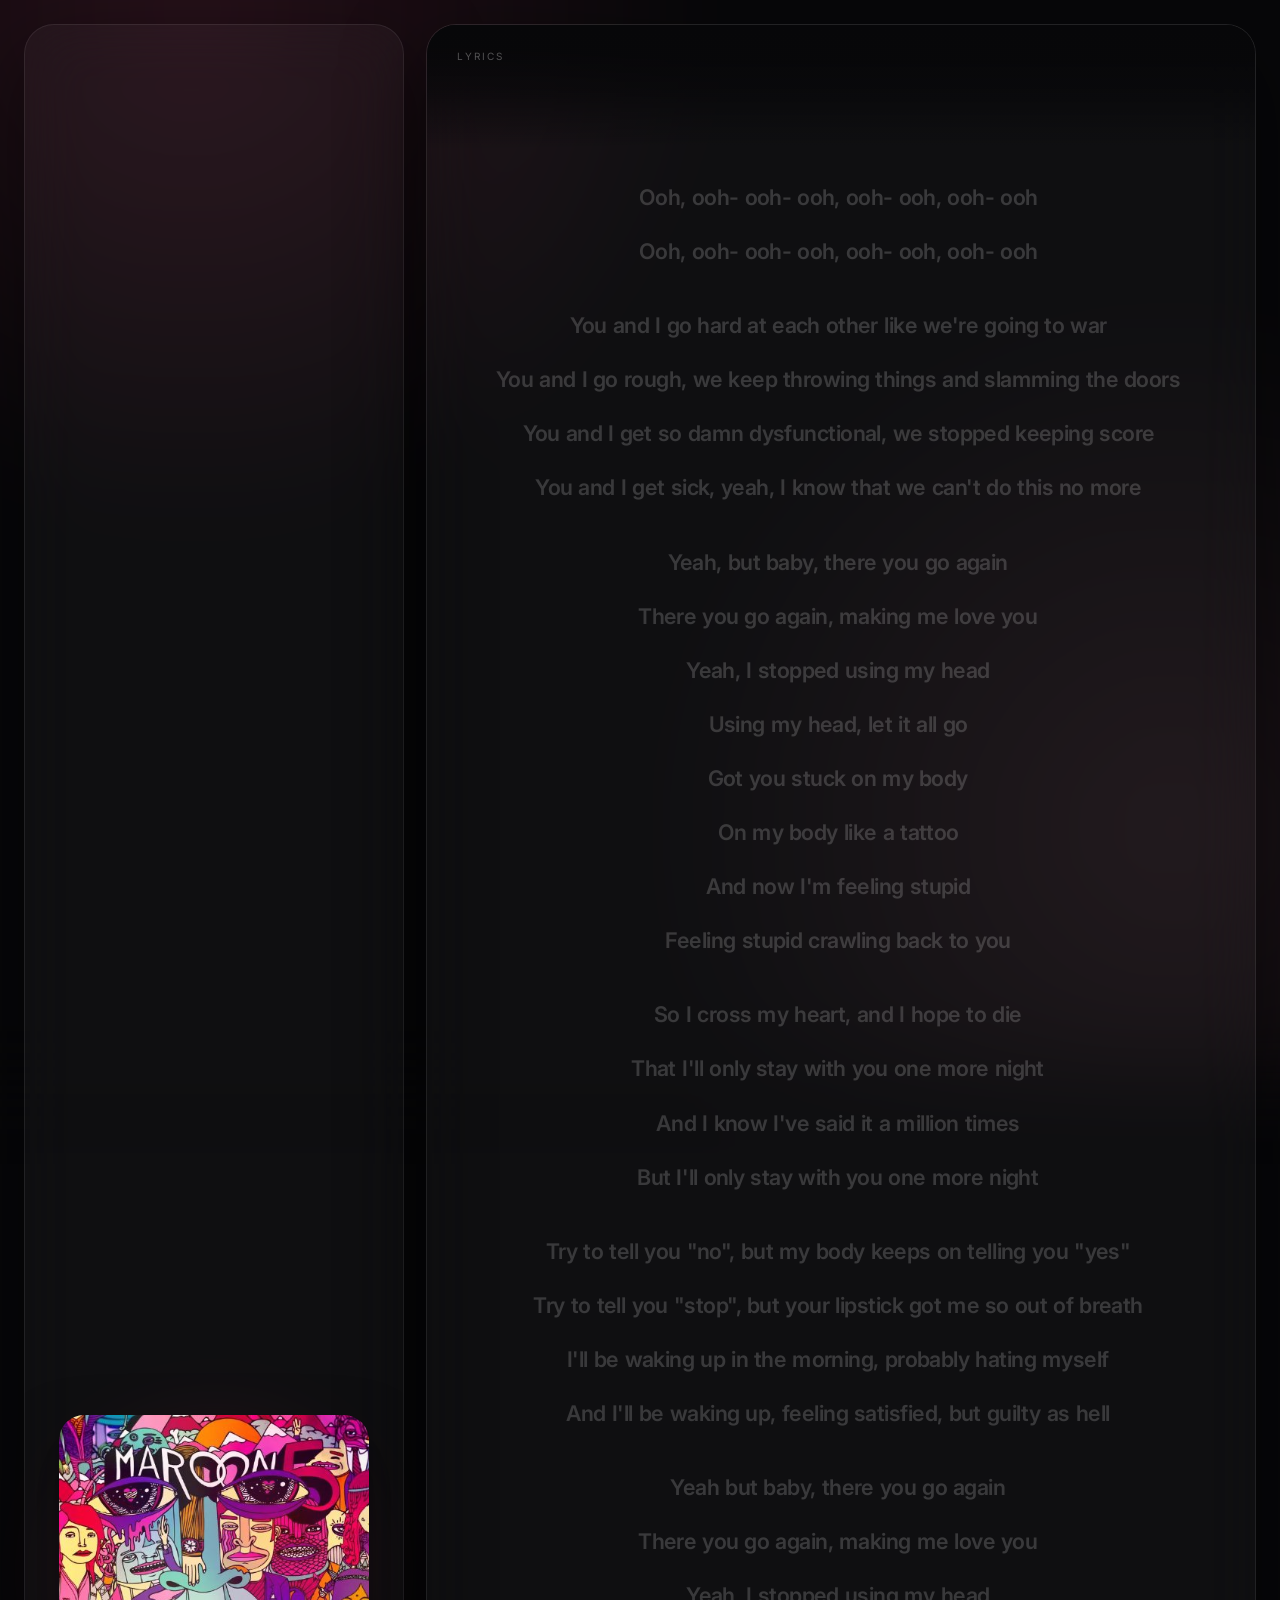
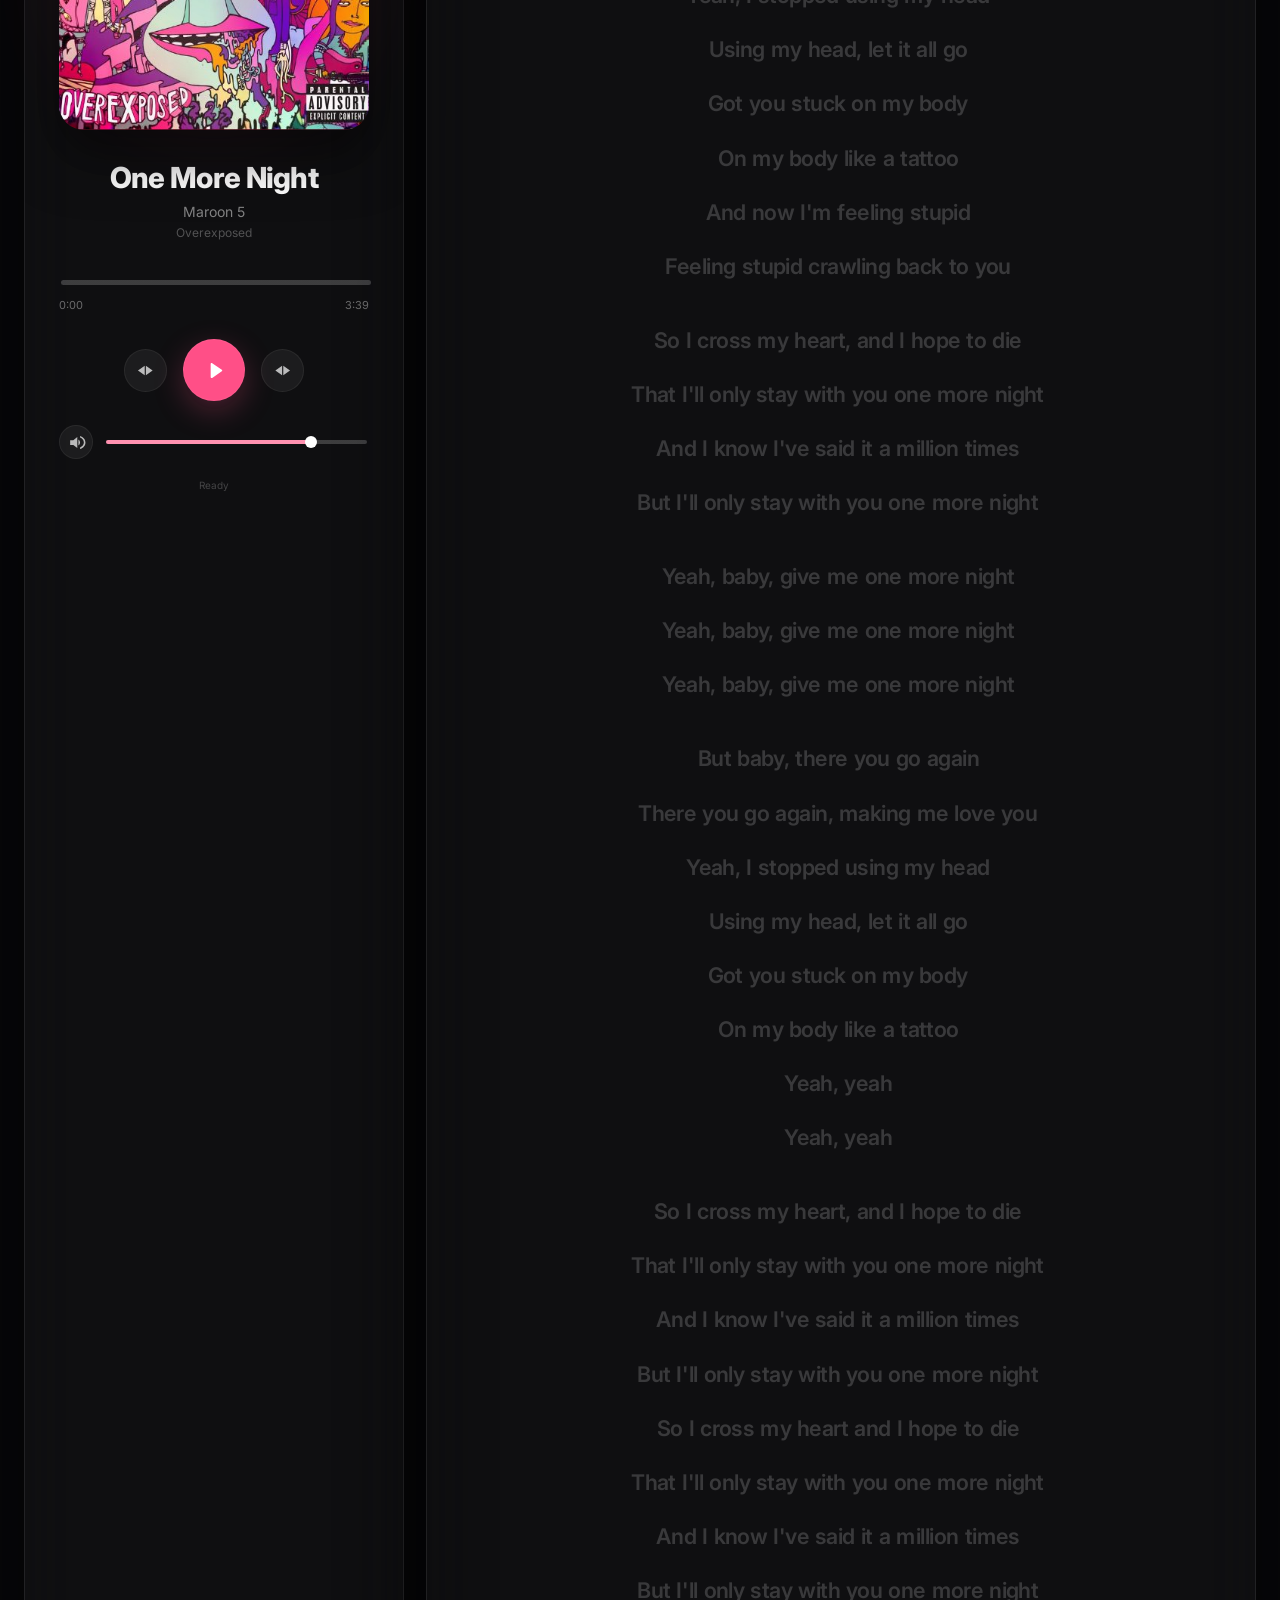
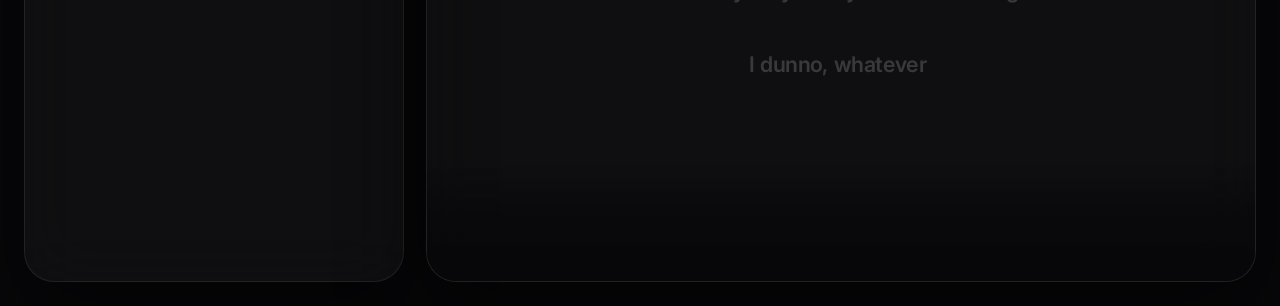
<file: onemorenight/index.html>
<!DOCTYPE html>
<html lang="id">
<head>
<meta charset="UTF-8">
<meta name="viewport" content="width=device-width, initial-scale=1.0, viewport-fit=cover">
<meta name="theme-color" content="#070709">
<title>Rose Music Player</title>

<link rel="preconnect" href="https://fonts.googleapis.com">
<link rel="preconnect" href="https://fonts.gstatic.com" crossorigin>
<link href="https://fonts.googleapis.com/css2?family=Inter:wght@400;500;600;700;800&display=swap" rel="stylesheet">

<style>
:root {
    --bg: #070709;
    --panel: rgba(255,255,255,.045);
    --panel-strong: rgba(255,255,255,.075);
    --border: rgba(255,255,255,.08);
    --text: #fff;
    --muted: rgba(255,255,255,.48);
    --accent: #ff4f87;
    --accent-light: #ff91b0;
    --shadow: 0 30px 80px rgba(0,0,0,.5);
}

* {
    box-sizing: border-box;
    -webkit-tap-highlight-color: transparent;
}

html,
body {
    margin: 0;
    width: 100%;
    min-height: 100%;
    background: var(--bg);
    color: var(--text);
    font-family: Inter, system-ui, sans-serif;
}

body {
    overflow-x: hidden;
}

button,
input {
    font: inherit;
}

button {
    border: 0;
    cursor: pointer;
}

.app {
    min-height: 100vh;
    position: relative;
    overflow: hidden;
    padding: 24px;
}

.background {
    position: fixed;
    inset: -20%;
    z-index: 0;
    pointer-events: none;
    background:
        radial-gradient(circle at 25% 15%, rgba(255,79,135,.13), transparent 30%),
        radial-gradient(circle at 80% 80%, rgba(255,145,176,.08), transparent 30%),
        #070709;
    filter: blur(35px);
}

.player {
    position: relative;
    z-index: 1;
    width: min(1250px, 100%);
    min-height: calc(100vh - 48px);
    margin: auto;
    display: grid;
    grid-template-columns: 380px minmax(0, 1fr);
    gap: 22px;
}

.player-card,
.lyrics-card {
    background: rgba(255,255,255,.035);
    border: 1px solid var(--border);
    box-shadow: var(--shadow);
    backdrop-filter: blur(30px);
    -webkit-backdrop-filter: blur(30px);
    border-radius: 30px;
}

.player-card {
    display: flex;
    flex-direction: column;
    justify-content: center;
    padding: 34px;
}

.cover-wrapper {
    position: relative;
    width: min(100%, 310px);
    aspect-ratio: 1;
    margin: 0 auto 30px;
}

.cover-glow {
    position: absolute;
    inset: 12%;
    background: var(--accent);
    opacity: .18;
    filter: blur(55px);
    border-radius: 50%;
    transition: opacity .5s ease, transform .5s ease;
}

.cover {
    position: relative;
    width: 100%;
    height: 100%;
    object-fit: cover;
    border-radius: 25px;
    display: block;
    box-shadow: 0 25px 55px rgba(0,0,0,.55);
    transition:
        transform .6s cubic-bezier(.2,.8,.2,1),
        box-shadow .6s ease;
}

.cover.playing {
    transform: scale(1.025);
    animation: floating 4s ease-in-out infinite;
}

.cover.playing + .cover-glow {
    opacity: .3;
    transform: scale(1.08);
}

@keyframes floating {
    0%, 100% {
        transform: scale(1.025) translateY(0);
    }
    50% {
        transform: scale(1.04) translateY(-5px);
    }
}

.song-info {
    text-align: center;
    margin-bottom: 24px;
}

.song-title {
    margin: 0;
    font-size: clamp(22px, 4vw, 29px);
    font-weight: 800;
    letter-spacing: -.7px;
}

.song-artist {
    margin: 8px 0 0;
    color: var(--muted);
    font-size: 14px;
}

.song-album {
    margin: 5px 0 0;
    color: rgba(255,255,255,.28);
    font-size: 12px;
}

.progress-area {
    margin-top: 5px;
}

.progress {
    width: 100%;
    height: 5px;
    appearance: none;
    -webkit-appearance: none;
    border-radius: 99px;
    outline: none;
    cursor: pointer;
    background: rgba(255,255,255,.1);
}

.progress::-webkit-slider-runnable-track {
    height: 5px;
    border-radius: 99px;
    background:
        linear-gradient(
            to right,
            var(--accent) 0%,
            var(--accent) var(--progress, 0%),
            rgba(255,255,255,.1) var(--progress, 0%),
            rgba(255,255,255,.1) 100%
        );
}

.progress::-moz-range-track {
    height: 5px;
    border-radius: 99px;
    background: rgba(255,255,255,.1);
}

.progress::-moz-range-progress {
    height: 5px;
    background: var(--accent);
    border-radius: 99px;
}

.progress::-webkit-slider-thumb {
    appearance: none;
    width: 13px;
    height: 13px;
    margin-top: -4px;
    border-radius: 50%;
    background: #fff;
    box-shadow: 0 0 12px rgba(255,79,135,.7);
    opacity: 0;
    transition: opacity .2s ease, transform .2s ease;
}

.progress:hover::-webkit-slider-thumb,
.progress:active::-webkit-slider-thumb {
    opacity: 1;
}

.time-row {
    display: flex;
    justify-content: space-between;
    margin-top: 9px;
    color: rgba(255,255,255,.38);
    font-size: 11px;
}

.controls {
    display: flex;
    align-items: center;
    justify-content: center;
    gap: 16px;
    margin-top: 27px;
}

.control {
    width: 43px;
    height: 43px;
    border-radius: 50%;
    display: grid;
    place-items: center;
    color: rgba(255,255,255,.7);
    background: rgba(255,255,255,.055);
    border: 1px solid rgba(255,255,255,.06);
    transition: transform .2s ease, background .2s ease, color .2s ease;
}

.control:hover {
    transform: translateY(-2px);
    color: #fff;
    background: rgba(255,255,255,.1);
}

.control:active {
    transform: scale(.94);
}

.play-button {
    width: 62px;
    height: 62px;
    color: #fff;
    background: var(--accent);
    box-shadow: 0 10px 30px rgba(255,79,135,.25);
}

.play-button:hover {
    background: var(--accent-light);
}

.icon {
    width: 19px;
    height: 19px;
    fill: currentColor;
}

.play-button .icon {
    width: 23px;
    height: 23px;
}

.volume-row {
    display: flex;
    align-items: center;
    gap: 11px;
    margin-top: 24px;
    color: rgba(255,255,255,.55);
}

.volume {
    flex: 1;
    height: 4px;
    appearance: none;
    -webkit-appearance: none;
    border-radius: 99px;
    background: rgba(255,255,255,.1);
}

.volume::-webkit-slider-runnable-track {
    height: 4px;
    border-radius: 99px;
    background:
        linear-gradient(
            to right,
            var(--accent-light) 0%,
            var(--accent-light) var(--volume, 80%),
            rgba(255,255,255,.1) var(--volume, 80%),
            rgba(255,255,255,.1) 100%
        );
}

.volume::-webkit-slider-thumb {
    appearance: none;
    width: 12px;
    height: 12px;
    margin-top: -4px;
    border-radius: 50%;
    background: #fff;
}

.status {
    text-align: center;
    margin-top: 20px;
    color: rgba(255,255,255,.22);
    font-size: 10px;
}

.lyrics-card {
    min-height: 0;
    position: relative;
    overflow: hidden;
}

.lyrics-header {
    position: absolute;
    z-index: 5;
    top: 0;
    left: 0;
    right: 0;
    padding: 25px 30px 18px;
    background: linear-gradient(
        to bottom,
        rgba(7,7,9,.95),
        rgba(7,7,9,.5),
        transparent
    );
    pointer-events: none;
}

.lyrics-label {
    color: rgba(255,255,255,.3);
    font-size: 10px;
    text-transform: uppercase;
    letter-spacing: 2px;
}

.lyrics-section {
    position: relative;
    height: 100%;
    min-height: 650px;
    overflow-y: auto;
    overflow-x: hidden;
    scroll-behavior: smooth;
    padding: 145px 30px 170px;
    scrollbar-width: thin;
    scrollbar-color: rgba(255,255,255,.12) transparent;
    overscroll-behavior: contain;
}

.lyrics-section::-webkit-scrollbar {
    width: 5px;
}

.lyrics-section::-webkit-scrollbar-track {
    background: transparent;
}

.lyrics-section::-webkit-scrollbar-thumb {
    background: rgba(255,255,255,.12);
    border-radius: 20px;
}

/* Fade mask */
.lyrics-card::before,
.lyrics-card::after {
    content: "";
    position: absolute;
    z-index: 4;
    left: 0;
    right: 0;
    height: 125px;
    pointer-events: none;
}

.lyrics-card::before {
    top: 0;
    background: linear-gradient(
        to bottom,
        rgba(7,7,9,1),
        rgba(7,7,9,.72),
        transparent
    );
}

.lyrics-card::after {
    bottom: 0;
    background: linear-gradient(
        to top,
        rgba(7,7,9,1),
        rgba(7,7,9,.72),
        transparent
    );
}

.line {
    position: relative;
    width: fit-content;
    max-width: 100%;
    margin: 0 auto;
    padding: 10px 16px;
    border-radius: 15px;
    color: rgba(255,255,255,.4);
    opacity: .55;
    font-size: clamp(17px, 2vw, 22px);
    font-weight: 600;
    line-height: 1.55;
    letter-spacing: -.35px;
    text-align: center;
    transform: scale(.98);
    transition:
        opacity .45s ease,
        color .45s ease,
        transform .45s cubic-bezier(.2,.8,.2,1),
        background .35s ease,
        filter .45s ease;
    cursor: pointer;
}

.line:hover {
    transform: scale(1.025) translateX(4px);
    background: rgba(255,255,255,.035);
    color: rgba(255,255,255,.72);
    opacity: .85;
}

.line.past {
    opacity: .25;
    color: rgba(255,255,255,.15);
    transform: scale(.94);
    filter: blur(.05px);
}

.line.future {
    opacity: .55;
    color: rgba(255,255,255,.4);
}

.line.active {
    opacity: 1;
    color: #fff;
    transform: scale(1.05);
    background: rgba(255,255,255,.045);
    box-shadow:
        inset 0 0 0 1px rgba(255,255,255,.035),
        0 12px 35px rgba(0,0,0,.15);
}

.line.active::before {
    content: "";
    position: absolute;
    left: 4px;
    top: 50%;
    width: 2px;
    height: 25px;
    border-radius: 99px;
    background: var(--accent);
    box-shadow: 0 0 12px rgba(255,79,135,.5);
    transform: translateY(-50%);
}

.line.active:hover {
    transform: scale(1.065) translateX(4px);
    background: rgba(255,255,255,.065);
}

.word {
    display: inline-block;
    margin-right: .28em;
    color: rgba(255,255,255,.32);
    transition:
        color .14s ease,
        text-shadow .14s ease,
        transform .14s cubic-bezier(.2,.8,.2,1),
        opacity .14s ease;
}

.word.sung {
    color: rgba(255,255,255,.92);
}

.word.active {
    color: var(--accent-light);
    transform: translateY(-1px) scale(1.035);
    text-shadow:
        0 0 8px rgba(255,79,135,.35),
        0 0 20px rgba(255,79,135,.15);
}

.empty {
    height: 100%;
    min-height: 400px;
    display: grid;
    place-items: center;
    text-align: center;
    color: rgba(255,255,255,.25);
}

.empty strong {
    display: block;
    color: rgba(255,255,255,.55);
    font-size: 15px;
    margin-bottom: 7px;
}

.empty span {
    font-size: 12px;
}

@media (max-width: 850px) {
    .app {
        padding: 12px;
    }

    .player {
        min-height: calc(100vh - 24px);
        grid-template-columns: 1fr;
        gap: 12px;
    }

    .player-card {
        padding: 25px 20px 20px;
        border-radius: 24px;
    }

    .cover-wrapper {
        width: min(65vw, 270px);
        margin-bottom: 22px;
    }

    .song-info {
        margin-bottom: 18px;
    }

    .controls {
        margin-top: 22px;
    }

    .volume-row {
        margin-top: 18px;
    }

    .lyrics-card {
        min-height: 60vh;
        height: 60vh;
        border-radius: 24px;
    }

    .lyrics-section {
        min-height: 0;
        padding: 120px 14px 130px;
    }

    .lyrics-header {
        padding: 20px 20px 15px;
    }

    .line {
        padding: 9px 13px;
        font-size: 17px;
    }

    .line.active {
        transform: scale(1.025);
    }

    .line.active:hover {
        transform: scale(1.04);
    }
}

@media (max-width: 450px) {
    .cover-wrapper {
        width: 57vw;
        max-width: 230px;
    }

    .player-card {
        padding-top: 20px;
    }

    .song-title {
        font-size: 21px;
    }

    .control {
        width: 40px;
        height: 40px;
    }

    .play-button {
        width: 57px;
        height: 57px;
    }

    .lyrics-card {
        height: 58vh;
    }
}
</style>
</head>

<body>

<div class="app">
    <div class="background"></div>

    <main class="player">

        <section class="player-card">

            <div class="cover-wrapper">
                <img
                    id="cover"
                    class="cover"
                    src="cover.jpg"
                    alt="Album cover"
                >
                <div class="cover-glow"></div>
            </div>

            <div class="song-info">
                <h1 id="songTitle" class="song-title">Loading...</h1>
                <p id="songArtist" class="song-artist">Unknown Artist</p>
                <p id="songAlbum" class="song-album">Unknown Album</p>
            </div>

            <div class="progress-area">
                <input
                    id="progress"
                    class="progress"
                    type="range"
                    min="0"
                    max="100"
                    value="0"
                    step="0.01"
                    aria-label="Progress"
                >

                <div class="time-row">
                    <span id="currentTime">0:00</span>
                    <span id="duration">0:00</span>
                </div>
            </div>

            <div class="controls">

                <button
                    id="backButton"
                    class="control"
                    title="Mundur 5 detik"
                    aria-label="Mundur 5 detik"
                >
                    <svg class="icon" viewBox="0 0 24 24">
                        <path d="M11 6v12l-8.5-6L11 6Zm1.5 0v12l8.5-6-8.5-6Z"/>
                    </svg>
                </button>

                <button
                    id="playButton"
                    class="control play-button"
                    title="Play"
                    aria-label="Play"
                >
                    <svg id="playIcon" class="icon" viewBox="0 0 24 24">
                        <path d="M8 5.2v13.6c0 .8.9 1.3 1.6.9l10-6.8c.6-.4.6-1.3 0-1.7l-10-6.8C8.9 4 8 4.4 8 5.2Z"/>
                    </svg>
                </button>

                <button
                    id="forwardButton"
                    class="control"
                    title="Maju 5 detik"
                    aria-label="Maju 5 detik"
                >
                    <svg class="icon" viewBox="0 0 24 24">
                        <path d="M13 6v12l8.5-6L13 6Zm-1.5 0v12L3 12l8.5-6Z"/>
                    </svg>
                </button>

            </div>

            <div class="volume-row">

                <button
                    id="muteButton"
                    class="control"
                    style="width:34px;height:34px;"
                    title="Mute"
                    aria-label="Mute"
                >
                    <svg id="volumeIcon" class="icon" viewBox="0 0 24 24">
                        <path d="M4 9v6h4l5 4V5L8 9H4Zm12.5 3a4.5 4.5 0 0 0-2.1-3.8v7.6a4.5 4.5 0 0 0 2.1-3.8Zm0-8.3v2.1c2.8 1 4.8 3.5 4.8 6.2s-2 5.2-4.8 6.2v2.1c4-1.1 6.8-4.4 6.8-8.3s-2.8-7.2-6.8-8.3Z"/>
                    </svg>
                </button>

                <input
                    id="volume"
                    class="volume"
                    type="range"
                    min="0"
                    max="1"
                    step="0.01"
                    value=".8"
                    aria-label="Volume"
                >

            </div>

            <div id="status" class="status">
                Ready
            </div>

            <audio id="audio" preload="metadata">
                <source src="music.mp3" type="audio/mpeg">
            </audio>

        </section>

        <section class="lyrics-card">

            <div class="lyrics-header">
                <div class="lyrics-label">Lyrics</div>
            </div>

            <div
                id="lyricsSection"
                class="lyrics-section"
                aria-label="Lyrics"
            >
                <div class="empty">
                    <div>
                        <strong>Loading lyrics...</strong>
                        <span>Membaca lyric.lrc</span>
                    </div>
                </div>
            </div>

        </section>

    </main>
</div>

<script>
"use strict";

/* =========================================================
   DOM
========================================================= */

const audio = document.getElementById("audio");
const cover = document.getElementById("cover");

const playButton = document.getElementById("playButton");
const playIcon = document.getElementById("playIcon");

const backButton = document.getElementById("backButton");
const forwardButton = document.getElementById("forwardButton");

const progress = document.getElementById("progress");
const volume = document.getElementById("volume");

const muteButton = document.getElementById("muteButton");
const volumeIcon = document.getElementById("volumeIcon");

const currentTimeEl = document.getElementById("currentTime");
const durationEl = document.getElementById("duration");

const songTitle = document.getElementById("songTitle");
const songArtist = document.getElementById("songArtist");
const songAlbum = document.getElementById("songAlbum");

const lyricsSection = document.getElementById("lyricsSection");
const statusEl = document.getElementById("status");


/* =========================================================
   STATE
========================================================= */

let lyrics = [];
let metadata = {};

let activeLineIndex = -1;
let previousActiveLineIndex = -1;

let lastRenderedSecond = -1;
let previousVolume = 0.8;


/* =========================================================
   UTILITIES
========================================================= */

function formatTime(seconds) {
    if (!Number.isFinite(seconds) || seconds < 0) {
        return "0:00";
    }

    const minutes = Math.floor(seconds / 60);
    const secs = Math.floor(seconds % 60);

    return `${minutes}:${String(secs).padStart(2, "0")}`;
}


/*
 * Memperbaiki mojibake umum akibat encoding UTF-8
 * yang salah terbaca sebagai Windows-1252 / Latin-1.
 */
function normalizeText(text) {
    if (!text) return "";

    let result = text;

    const replacements = {
        "â€“": "–",
        "â€”": "—",
        "â€˜": "‘",
        "â€™": "’",
        "â€œ": "“",
        "â€": "”",
        "â€¦": "…",
        "Â ": " ",
        "Â": "",
        "â€¢": "•",
        "â„¢": "™",
        "âˆ’": "−",
        "ï¿½": "�"
    };

    for (const [bad, good] of Object.entries(replacements)) {
        result = result.split(bad).join(good);
    }

    return result.normalize("NFC");
}


/* =========================================================
   LRC PARSER
========================================================= */

function timeToSeconds(minute, second, fraction = "0") {
    const sec = Number(second);

    /*
     * LRC biasanya memakai centisecond:
     * 00:15.05 = 15.05
     *
     * Jika fraction memiliki 1 digit:
     * .5 -> .5
     *
     * Jika memiliki 2 digit:
     * .05 -> .05
     *
     * Jika lebih panjang:
     * dikonversi sebagai decimal.
     */
    const decimal = Number(`0.${fraction}`);

    return (Number(minute) * 60) + sec + decimal;
}


function parseLRC(text) {
    const result = {
        metadata: {},
        lines: []
    };

    text = normalizeText(text);

    const rawLines = text
        .replace(/\r\n/g, "\n")
        .replace(/\r/g, "\n")
        .split("\n");

    /*
     * Timestamp line-level:
     * [00:15.05]I know...
     *
     * Word timestamp:
     * [00:15.05]I <00:15.52>know <00:16.02>that
     */
    const lineTimestampRegex =
        /\[(\d{1,3}):(\d{2})(?:[.:](\d{1,3}))?\]/g;

    const wordTimestampRegex =
        /<(\d{1,3}):(\d{2})(?:[.:](\d{1,3}))?>/g;

    for (const rawLine of rawLines) {

        const line = rawLine.trim();

        if (!line) continue;

        /*
         * Metadata
         */
        const metadataMatch = line.match(
            /^\[([a-zA-Z]+):\s*(.*?)\]$/
        );

        if (metadataMatch) {
            const key = metadataMatch[1].toLowerCase();
            const value = normalizeText(metadataMatch[2]);

            result.metadata[key] = value;
            continue;
        }

        /*
         * Ambil timestamp line-level.
         */
        const timestamps = [];
        let match;

        lineTimestampRegex.lastIndex = 0;

        while ((match = lineTimestampRegex.exec(line)) !== null) {
            const seconds = timeToSeconds(
                match[1],
                match[2],
                match[3] || "0"
            );

            timestamps.push(seconds);
        }

        if (!timestamps.length) continue;

        /*
         * Hapus timestamp pertama dari awal.
         * Timestamp tambahan dianggap repeat timestamp.
         */
        const firstTimestampEnd = line.indexOf("]");

        if (firstTimestampEnd === -1) continue;

        const content = line
            .slice(firstTimestampEnd + 1)
            .trim();

        /*
         * Parse word-level timestamp.
         */
        const words = [];

        let lastIndex = 0;
        let wordMatch;

        wordTimestampRegex.lastIndex = 0;

        /*
         * Teks sebelum timestamp kata pertama
         * memakai timestamp line sebagai timestamp awal.
         */
        while ((wordMatch = wordTimestampRegex.exec(content)) !== null) {

            const textBefore = content
                .slice(lastIndex, wordMatch.index)
                .trim();

            if (textBefore) {
                words.push({
                    text: textBefore,
                    time: null
                });
            }

            const wordTime = timeToSeconds(
                wordMatch[1],
                wordMatch[2],
                wordMatch[3] || "0"
            );

            words.push({
                text: "",
                time: wordTime
            });

            lastIndex = wordTimestampRegex.lastIndex;
        }

        /*
         * Cara di atas menghasilkan timestamp sebagai token kosong.
         * Sekarang gabungkan timestamp dengan kata berikutnya.
         */
        const reconstructedWords = [];

        if (wordTimestampRegex.test(content)) {

            const parts = [];
            let cursor = 0;

            wordTimestampRegex.lastIndex = 0;

            while ((wordMatch = wordTimestampRegex.exec(content)) !== null) {

                const textPart = content.slice(
                    cursor,
                    wordMatch.index
                ).trim();

                const timestamp = timeToSeconds(
                    wordMatch[1],
                    wordMatch[2],
                    wordMatch[3] || "0"
                );

                if (textPart) {
                    parts.push({
                        text: textPart,
                        time: timestamp
                    });
                }

                cursor = wordTimestampRegex.lastIndex;
            }

            const finalText = content.slice(cursor).trim();

            if (finalText) {
                /*
                 * Jika ada timestamp terakhir, kata setelahnya
                 * menggunakan timestamp tersebut.
                 */
                const lastTimestamp = parts.length
                    ? parts[parts.length - 1].time
                    : timestamps[0];

                parts.push({
                    text: finalText,
                    time: lastTimestamp
                });
            }

            reconstructedWords.push(...parts);
        }

        const finalWords = reconstructedWords.length
            ? reconstructedWords
            : [{
                text: content,
                time: timestamps[0]
            }];

        /*
         * Jika ada beberapa timestamp line-level,
         * buat line terpisah.
         */
        for (const start of timestamps) {

            result.lines.push({
                time: start,
                text: content,
                words: finalWords.map(word => ({
                    text: word.text,
                    time: word.time
                }))
            });
        }
    }

    /*
     * Sort timestamp.
     */
    result.lines.sort((a, b) => a.time - b.time);

    /*
     * Jika word timestamp tidak tersedia,
     * gunakan timestamp line sebagai fallback.
     */
    for (const line of result.lines) {
        line.words = line.words.filter(
            word => word.text
        );

        if (!line.words.length && line.text) {
            line.words = [{
                text: line.text,
                time: line.time
            }];
        }
    }

    return result;
}


/* =========================================================
   LOAD LYRICS
========================================================= */

async function loadLyrics() {

    try {

        statusEl.textContent = "Loading lyrics...";

        const response = await fetch(
            "lyric.lrc",
            {
                cache: "no-cache"
            }
        );

        if (!response.ok) {
            throw new Error(
                `HTTP ${response.status}`
            );
        }

        const text = await response.text();

        if (!text.trim()) {
            throw new Error("LRC kosong");
        }

        const parsed = parseLRC(text);

        metadata = parsed.metadata;
        lyrics = parsed.lines;

        renderLyrics();
        applyMetadata();

        statusEl.textContent =
            `${lyrics.length} lyric lines`;

    } catch (error) {

        console.error("Lyrics error:", error);

        lyrics = [];

        lyricsSection.innerHTML = `
            <div class="empty">
                <div>
                    <strong>Lyrics tidak ditemukan</strong>
                    <span>Pastikan file lyric.lrc berada di folder yang sama.</span>
                </div>
            </div>
        `;

        statusEl.textContent =
            "Lyrics tidak ditemukan";
    }
}


/* =========================================================
   METADATA
========================================================= */

function applyMetadata() {

    songTitle.textContent =
        metadata.ti || "Unknown Title";

    songArtist.textContent =
        metadata.ar || "Unknown Artist";

    songAlbum.textContent =
        metadata.al || "Unknown Album";

    if (metadata.length) {
        durationEl.textContent =
            normalizeText(metadata.length);
    }
}


/* =========================================================
   RENDER LYRICS
========================================================= */

function renderLyrics() {

    if (!lyrics.length) {
        lyricsSection.innerHTML = `
            <div class="empty">
                <div>
                    <strong>Lyrics tidak ditemukan</strong>
                    <span>File LRC tidak memiliki timestamp yang valid.</span>
                </div>
            </div>
        `;
        return;
    }

    const fragment = document.createDocumentFragment();

    lyrics.forEach((line, lineIndex) => {

        const lineElement =
            document.createElement("div");

        lineElement.className =
            "line future";

        lineElement.dataset.index =
            lineIndex;

        lineElement.dataset.time =
            line.time;

        /*
         * Render setiap kata sebagai span.
         */
        line.words.forEach((word, wordIndex) => {

            const wordElement =
                document.createElement("span");

            wordElement.className = "word";

            wordElement.textContent =
                word.text;

            wordElement.dataset.time =
                word.time;

            wordElement.dataset.wordIndex =
                wordIndex;

            lineElement.appendChild(wordElement);

        });

        fragment.appendChild(lineElement);
    });

    lyricsSection.innerHTML = "";
    lyricsSection.appendChild(fragment);
}


/* =========================================================
   FIND ACTIVE LINE
========================================================= */

function findActiveLine(time) {

    let index = -1;

    /*
     * Binary search supaya efisien
     * walaupun LRC memiliki banyak baris.
     */
    let low = 0;
    let high = lyrics.length - 1;

    while (low <= high) {

        const mid = (low + high) >> 1;

        if (lyrics[mid].time <= time) {
            index = mid;
            low = mid + 1;
        } else {
            high = mid - 1;
        }
    }

    return index;
}


/* =========================================================
   UPDATE LINE STATES
========================================================= */

function updateLineStates(time) {

    if (!lyrics.length) return;

    activeLineIndex = findActiveLine(time);

    /*
     * Jangan melakukan pekerjaan DOM berat
     * jika baris aktif belum berubah.
     */
    if (
        activeLineIndex === previousActiveLineIndex
    ) {
        return;
    }

    const lineElements =
        lyricsSection.querySelectorAll(".line");

    lineElements.forEach((element, index) => {

        element.classList.remove(
            "past",
            "active",
            "future"
        );

        if (index < activeLineIndex) {
            element.classList.add("past");

        } else if (index === activeLineIndex) {
            element.classList.add("active");

        } else {
            element.classList.add("future");
        }
    });

    /*
     * Auto-scroll hanya saat active line berubah.
     */
    if (
        activeLineIndex !== -1 &&
        activeLineIndex !== previousActiveLineIndex
    ) {

        const target =
            lineElements[activeLineIndex];

        if (target) {

            const containerHeight =
                lyricsSection.clientHeight;

            const targetTop =
                target.offsetTop -
                (containerHeight / 2) +
                (target.offsetHeight / 2);

            lyricsSection.scrollTo({
                top: Math.max(0, targetTop),
                behavior: "smooth"
            });
        }
    }

    previousActiveLineIndex =
        activeLineIndex;
}


/* =========================================================
   WORD-LEVEL KARAOKE
========================================================= */

function updateLyrics(time) {

    if (!lyrics.length) return;

    /*
     * Update line state terlebih dahulu.
     */
    updateLineStates(time);

    if (
        activeLineIndex < 0 ||
        !lyrics[activeLineIndex]
    ) {
        return;
    }

    const line =
        lyrics[activeLineIndex];

    const lineElement =
        lyricsSection.querySelector(
            `.line[data-index="${activeLineIndex}"]`
        );

    if (!lineElement) return;

    const wordElements =
        lineElement.querySelectorAll(".word");

    /*
     * Set status masing-masing kata.
     */
    wordElements.forEach((wordElement, index) => {

        const wordTime =
            Number(wordElement.dataset.time);

        const nextWord =
            wordElements[index + 1];

        const nextTime = nextWord
            ? Number(nextWord.dataset.time)
            : Infinity;

        wordElement.classList.remove(
            "active",
            "sung"
        );

        /*
         * Belum dinyanyikan
         */
        if (time < wordTime) {
            return;
        }

        /*
         * Sedang dinyanyikan
         */
        if (
            time >= wordTime &&
            time < nextTime
        ) {
            wordElement.classList.add("active");
            return;
        }

        /*
         * Sudah dinyanyikan
         */
        wordElement.classList.add("sung");
    });
}


/* =========================================================
   PLAYER UPDATE
========================================================= */

function updatePlayer() {

    const current =
        audio.currentTime || 0;

    const total =
        audio.duration || 0;

    currentTimeEl.textContent =
        formatTime(current);

    if (Number.isFinite(total)) {
        durationEl.textContent =
            formatTime(total);
    }

    const percent =
        total > 0
            ? (current / total) * 100
            : 0;

    progress.value = percent;

    progress.style.setProperty(
        "--progress",
        `${percent}%`
    );

    /*
     * Hindari update lyrics berlebihan.
     */
    const second =
        Math.floor(current * 20);

    if (second !== lastRenderedSecond) {

        lastRenderedSecond = second;

        updateLyrics(current);
    }
}


/* =========================================================
   PLAY / PAUSE
========================================================= */

async function togglePlay() {

    try {

        if (audio.paused) {
            await audio.play();
        } else {
            audio.pause();
        }

    } catch (error) {

        console.error("Playback error:", error);

        statusEl.textContent =
            "Audio gagal diputar";
    }
}


function updatePlayUI() {

    if (audio.paused) {

        /*
         * Play icon
         */
        playIcon.innerHTML = `
            <path d="M8 5.2v13.6c0 .8.9 1.3 1.6.9l10-6.8c.6-.4.6-1.3 0-1.7l-10-6.8C8.9 4 8 4.4 8 5.2Z"/>
        `;

        playButton.setAttribute(
            "aria-label",
            "Play"
        );

        playButton.title = "Play";

        cover.classList.remove("playing");

        statusEl.textContent = "Paused";

    } else {

        /*
         * Pause icon
         */
        playIcon.innerHTML = `
            <path d="M7 5h3v14H7V5Zm7 0h3v14h-3V5Z"/>
        `;

        playButton.setAttribute(
            "aria-label",
            "Pause"
        );

        playButton.title = "Pause";

        cover.classList.add("playing");

        statusEl.textContent = "Playing";
    }
}


/* =========================================================
   PROGRESS SEEK
========================================================= */

progress.addEventListener("input", () => {

    if (!Number.isFinite(audio.duration)) {
        return;
    }

    const percent =
        Number(progress.value);

    audio.currentTime =
        audio.duration * (percent / 100);

    progress.style.setProperty(
        "--progress",
        `${percent}%`
    );
});


/* =========================================================
   VOLUME
========================================================= */

function updateVolumeUI() {

    const value =
        Number(volume.value);

    const percentage =
        value * 100;

    volume.style.setProperty(
        "--volume",
        `${percentage}%`
    );

    if (audio.muted || value === 0) {

        volumeIcon.innerHTML = `
            <path d="M4 9v6h4l5 4V5L8 9H4Zm13.2 1.8-1.4 1.4 1.4 1.4 1.4-1.4-1.4-1.4Zm2.5-2.5-1.4 1.4L19.7 11l1.4-1.4-1.4-1.3Zm0 7.8-1.4-1.4-1.3 1.4 1.4 1.4 1.3-1.4Z"/>
        `;

    } else {

        volumeIcon.innerHTML = `
            <path d="M4 9v6h4l5 4V5L8 9H4Zm12.5 3a4.5 4.5 0 0 0-2.1-3.8v7.6a4.5 4.5 0 0 0 2.1-3.8Zm0-8.3v2.1c2.8 1 4.8 3.5 4.8 6.2s-2 5.2-4.8 6.2v2.1c4-1.1 6.8-4.4 6.8-8.3s-2.8-7.2-6.8-8.3Z"/>
        `;
    }
}


volume.addEventListener("input", () => {

    const value =
        Number(volume.value);

    audio.volume = value;

    audio.muted = false;

    previousVolume =
        value > 0
            ? value
            : previousVolume;

    updateVolumeUI();
});


muteButton.addEventListener("click", () => {

    if (audio.muted || audio.volume === 0) {

        audio.muted = false;

        if (audio.volume === 0) {
            audio.volume =
                previousVolume || .8;

            volume.value =
                audio.volume;
        }

    } else {

        previousVolume =
            audio.volume;

        audio.muted = true;
    }

    updateVolumeUI();
});


/* =========================================================
   SEEK BUTTONS
========================================================= */

backButton.addEventListener("click", () => {

    audio.currentTime =
        Math.max(
            0,
            audio.currentTime - 5
        );

    updatePlayer();
});


forwardButton.addEventListener("click", () => {

    audio.currentTime =
        Math.min(
            audio.duration || Infinity,
            audio.currentTime + 5
        );

    updatePlayer();
});


/* =========================================================
   KEYBOARD SHORTCUTS
========================================================= */

document.addEventListener("keydown", event => {

    const target =
        event.target;

    const isInput =
        target.tagName === "INPUT" ||
        target.tagName === "TEXTAREA" ||
        target.isContentEditable;

    if (isInput) return;

    if (event.code === "Space") {

        event.preventDefault();

        togglePlay();

    } else if (event.code === "ArrowLeft") {

        event.preventDefault();

        audio.currentTime =
            Math.max(
                0,
                audio.currentTime - 5
            );

        updatePlayer();

    } else if (event.code === "ArrowRight") {

        event.preventDefault();

        audio.currentTime =
            Math.min(
                audio.duration || Infinity,
                audio.currentTime + 5
            );

        updatePlayer();
    }
});


/* =========================================================
   AUDIO EVENTS
========================================================= */

audio.addEventListener("loadedmetadata", () => {

    durationEl.textContent =
        formatTime(audio.duration);

    /*
     * Jika LRC mempunyai length,
     * duration audio tetap menjadi sumber utama.
     */
    if (Number.isFinite(audio.duration)) {
        statusEl.textContent =
            "Ready";
    }
});


audio.addEventListener("timeupdate", updatePlayer);

audio.addEventListener("play", () => {
    updatePlayUI();
});


audio.addEventListener("pause", () => {
    updatePlayUI();
});


audio.addEventListener("ended", () => {

    updatePlayUI();

    progress.value = 100;

    progress.style.setProperty(
        "--progress",
        "100%"
    );

    /*
     * Tandai semua lirik sebagai selesai.
     */
    lyricsSection
        .querySelectorAll(".line")
        .forEach(line => {
            line.classList.remove(
                "active",
                "future"
            );
            line.classList.add("past");
        });
});


audio.addEventListener("error", error => {

    console.error(
        "Audio failed:",
        error
    );

    statusEl.textContent =
        "Audio gagal dimuat";

    songTitle.textContent =
        metadata.ti || "Audio Error";
});


audio.addEventListener("waiting", () => {

    statusEl.textContent =
        "Buffering...";
});


audio.addEventListener("canplay", () => {

    if (!audio.paused) {
        statusEl.textContent =
            "Playing";
    } else {
        statusEl.textContent =
            "Ready";
    }
});


/* =========================================================
   BUTTON
========================================================= */

playButton.addEventListener(
    "click",
    togglePlay
);


/* =========================================================
   COVER ERROR
========================================================= */

cover.addEventListener("error", () => {

    /*
     * Jangan membuat aplikasi crash
     * jika cover.jpg tidak tersedia.
     */
    cover.style.opacity = "0";

    statusEl.textContent =
        "Cover tidak ditemukan";
});


/* =========================================================
   INITIALIZATION
========================================================= */

audio.volume = .8;
volume.value = .8;

updateVolumeUI();
updatePlayUI();

loadLyrics();
</script>

</body>
</html>
</file>
